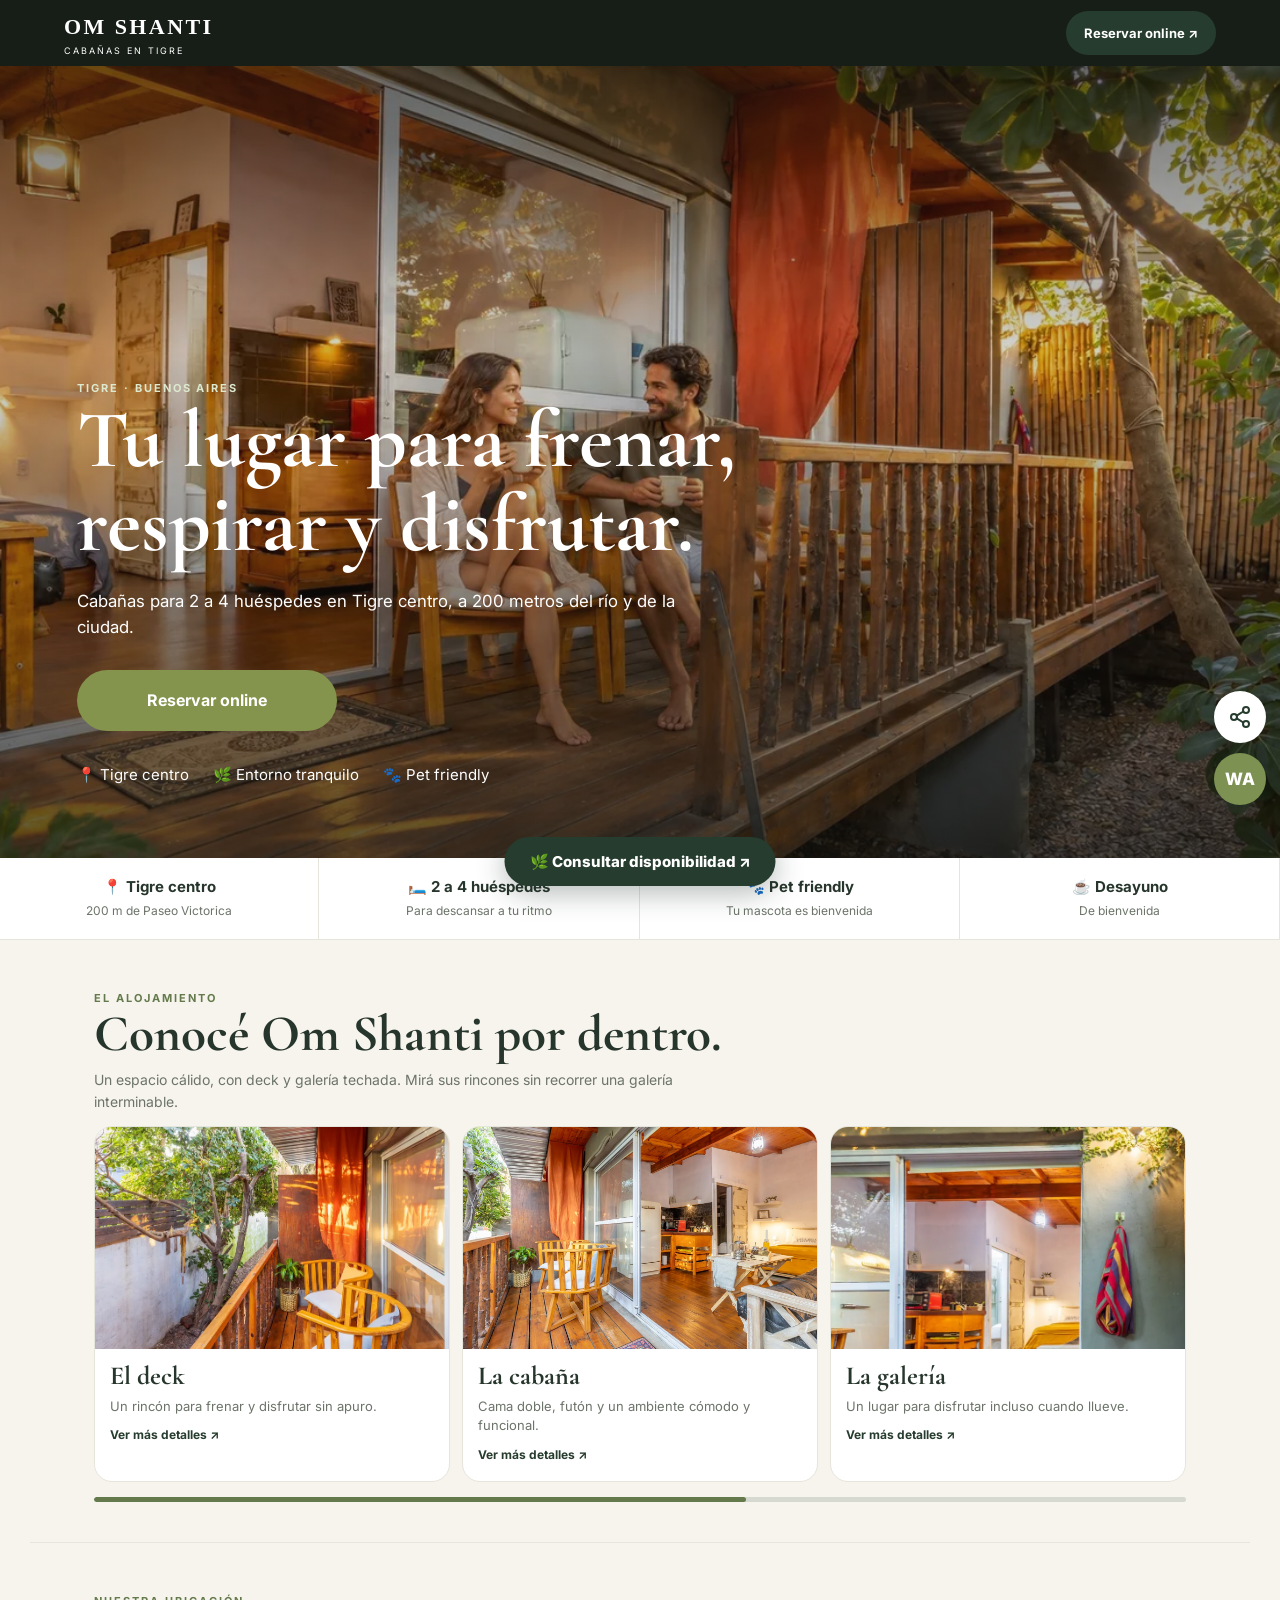
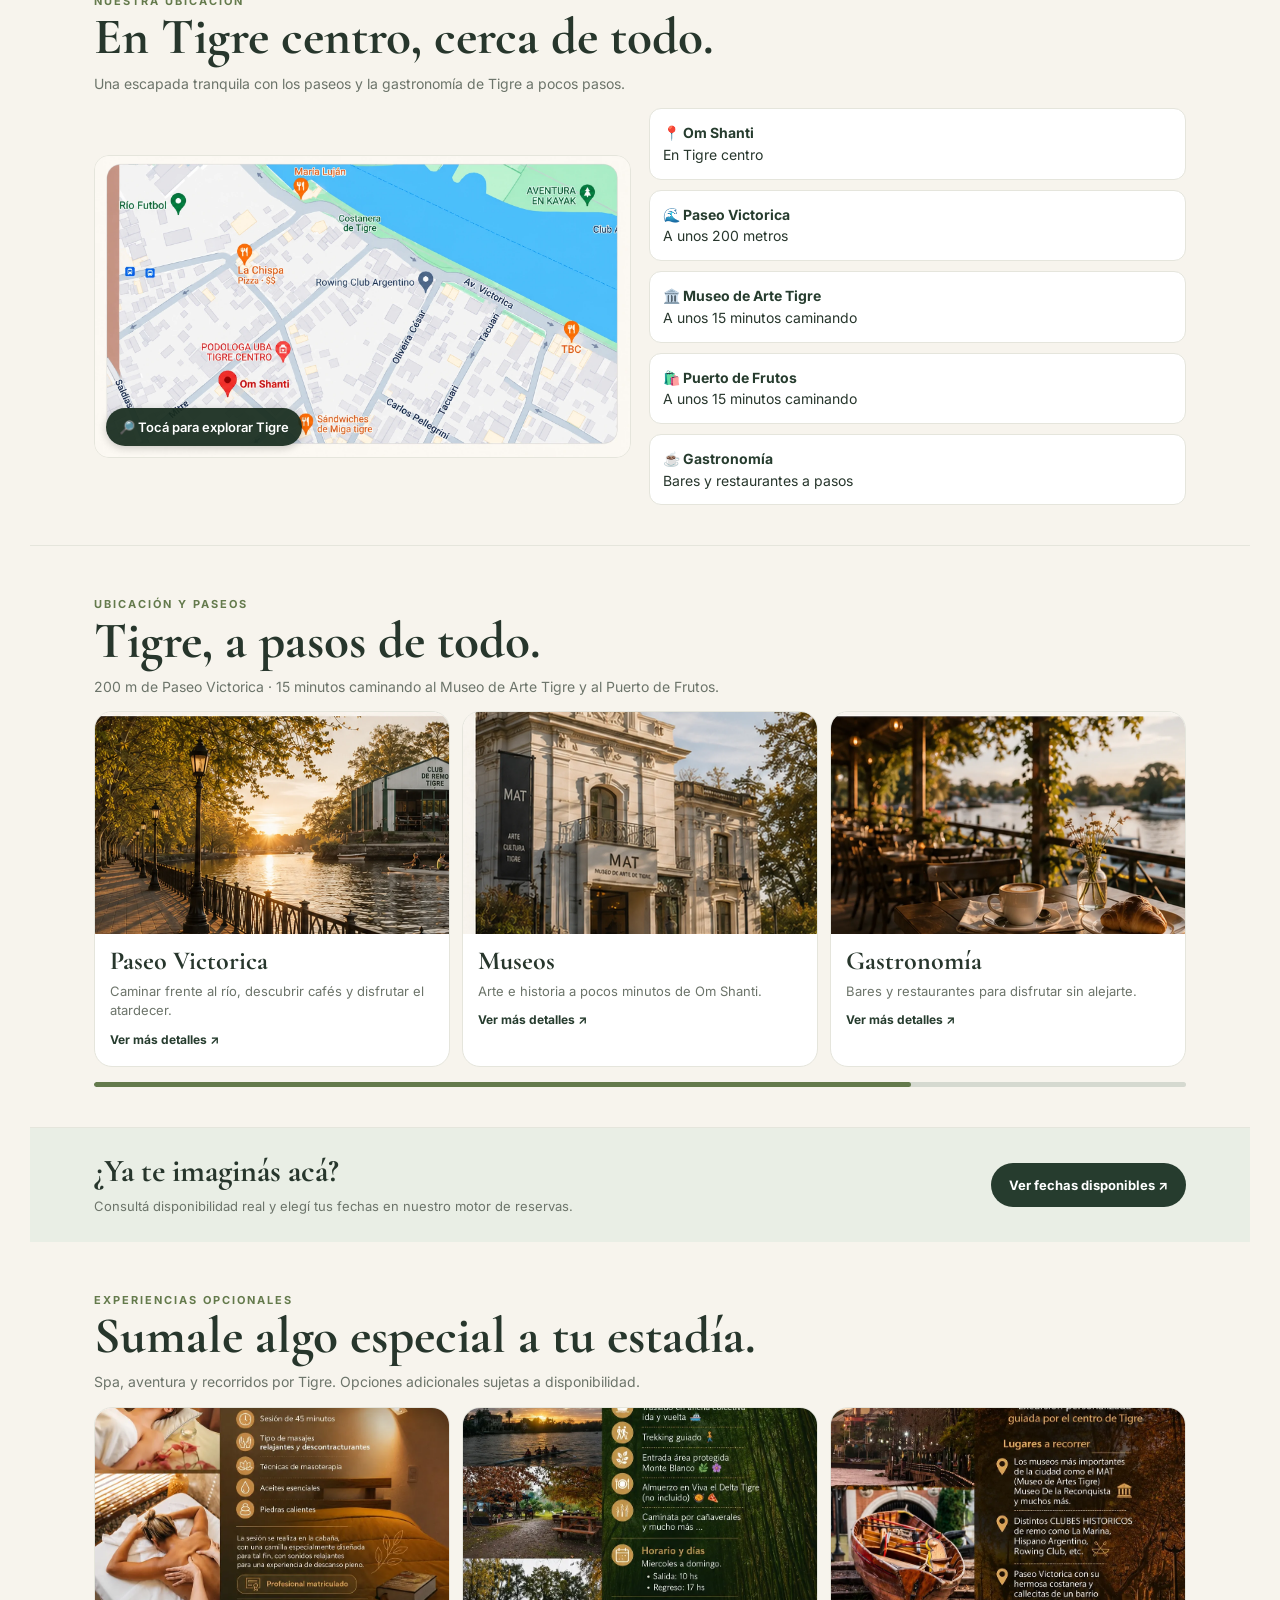
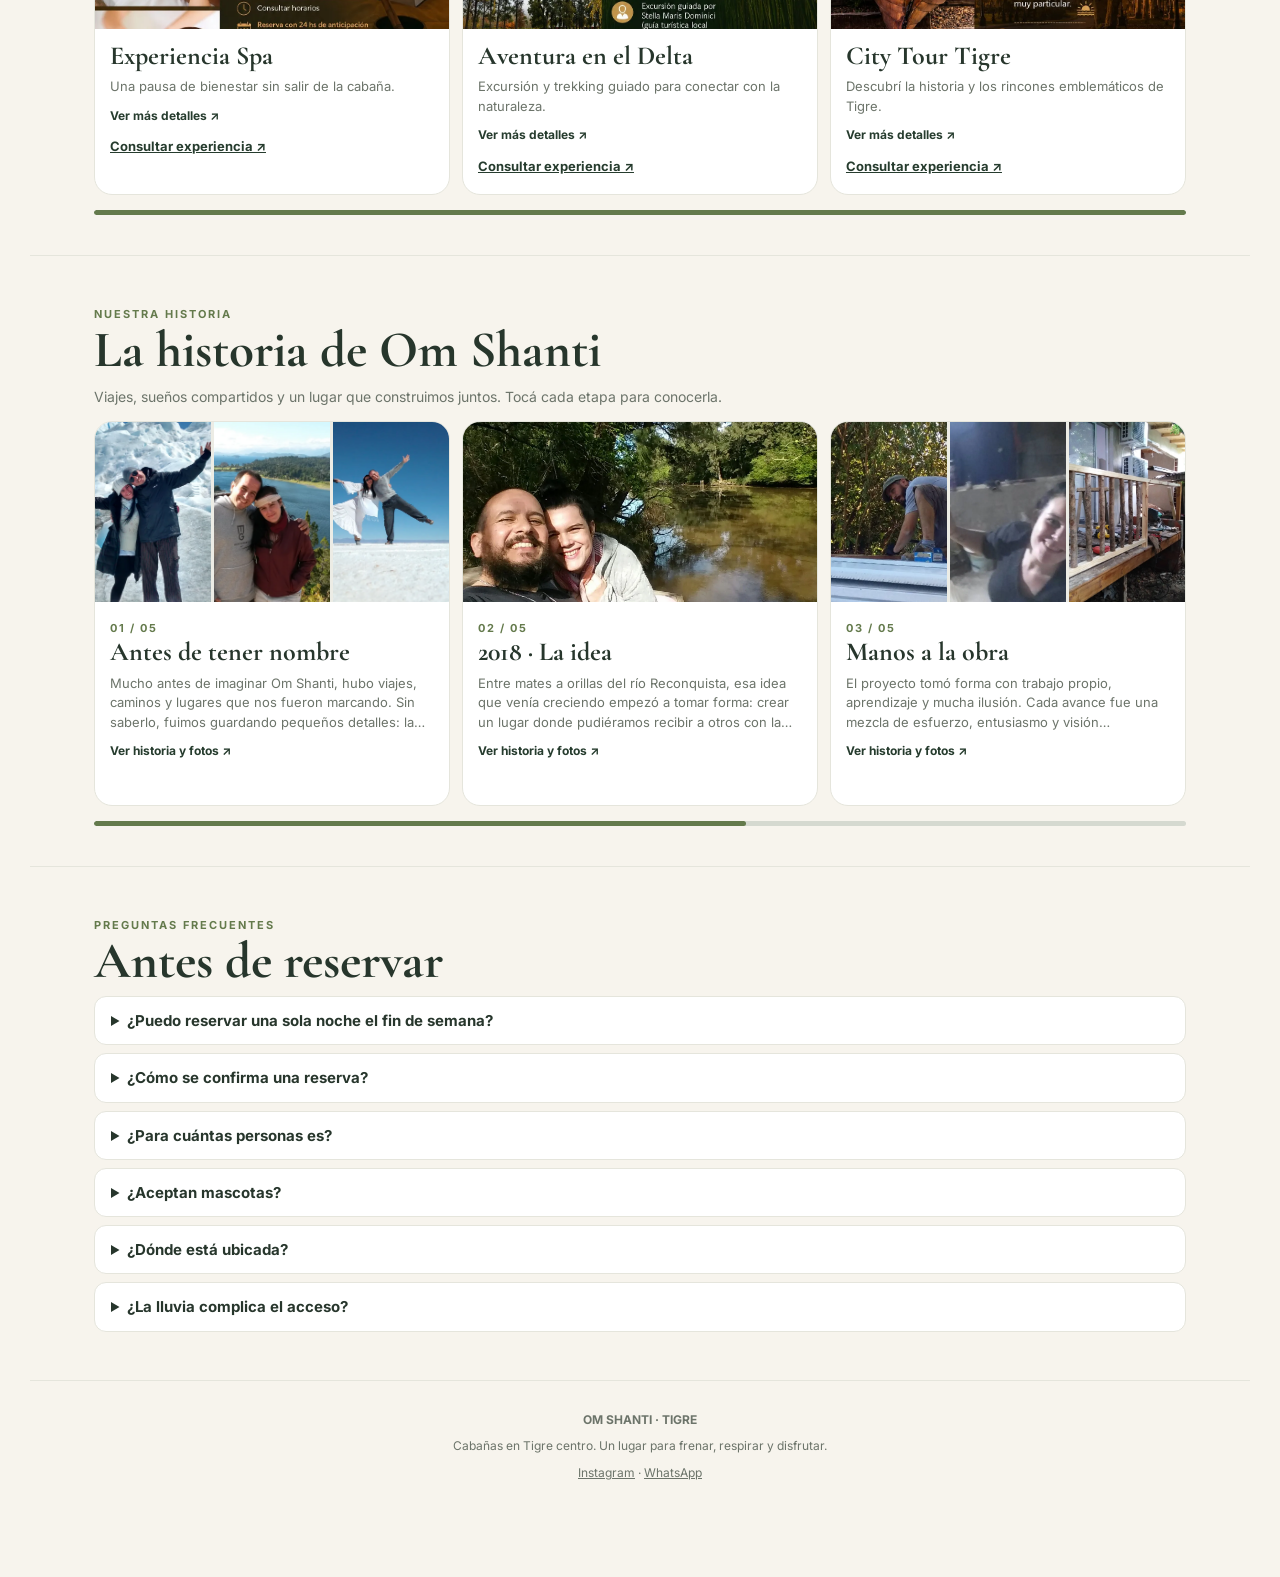
<file: index.html>
<!DOCTYPE html>
<html lang="es"><head><meta charset="utf-8"/><meta content="width=device-width,initial-scale=1" name="viewport"/><title>Cabañas en Tigre | Om Shanti – Descanso y naturaleza</title><!-- Optimización de carga: priorizar la foto principal sin alterar el diseño -->
<link rel="preload" as="image" href="assets/hero.webp" fetchpriority="high"/>
<!-- Conexiones anticipadas y estilos de tipografías sin bloquear el render inicial -->
<link rel="preconnect" href="https://fonts.googleapis.com"/>
<link rel="preconnect" href="https://fonts.gstatic.com" crossorigin/>
<link rel="stylesheet" href="https://fonts.googleapis.com/css2?family=Cormorant+Garamond:wght@500;600;700&amp;family=Inter:wght@400;500;600;700&amp;display=swap" media="print" onload="this.media='all'"/>
<noscript><link rel="stylesheet" href="https://fonts.googleapis.com/css2?family=Cormorant+Garamond:wght@500;600;700&amp;family=Inter:wght@400;500;600;700&amp;display=swap"/></noscript>
<style>

:root{--green:#263c2e;--olive:#647a4c;--cream:#f7f4ed;--ink:#27362c;--muted:#6c746a;--line:#e5e5dc}*{box-sizing:border-box}html{scroll-behavior:smooth}body{margin:0;background:var(--cream);color:var(--ink);font:15px/1.55 Inter,Arial,sans-serif}h1,h2,h3{font-family:'Cormorant Garamond',Georgia,serif;line-height:1.04;margin:0}h1{font-size:clamp(2.65rem,5vw,5rem)}h2{font-size:clamp(2.1rem,4vw,3.5rem)}h3{font-size:2rem}p{margin:8px 0 0}a{color:inherit}button{font:inherit;cursor:pointer}header{height:66px;display:flex;align-items:center;justify-content:space-between;padding:0 max(5vw,18px);background:#171e17;color:#fff;position:sticky;top:0;z-index:30;box-shadow:0 3px 18px #1a291812}.brand{font-family:Georgia,serif;font-weight:bold;font-size:22px;letter-spacing:.11em}.brand small{color:#fff;display:block;font:9px Inter;letter-spacing:.22em}.topcta,.cta{background:var(--green);color:white;text-decoration:none;border-radius:999px;padding:12px 18px;font-weight:700;font-size:13px;display:inline-flex;align-items:center;justify-content:center}.cta.alt{background:#fff;color:var(--green)}.hero{min-height:500px;height:min(74vh,670px);background:linear-gradient(90deg,#122018d6,#12201850),url('assets/hero.webp') center/cover;display:flex;align-items:end;color:white;padding:45px max(5vw,20px)}.hero-inner{max-width:780px}.eyebrow{font-size:11px;letter-spacing:.18em;font-weight:700;text-transform:uppercase;color:var(--olive)}.hero .eyebrow{color:#dce9cf}.hero p{font-size:16px;max-width:620px}.actions{display:flex;gap:10px;flex-wrap:wrap;margin-top:20px}.facts{display:grid;grid-template-columns:repeat(4,1fr);background:#fff;border-bottom:1px solid var(--line);gap:1px}.facts div{text-align:center;padding:17px 8px;border-right:1px solid var(--line)}.facts strong{display:block;font-size:15px}.facts span{font-size:12px;color:var(--muted)}main{max-width:1220px;margin:auto}.section{padding:38px max(5vw,20px) 28px;border-bottom:1px solid var(--line)}.heading{display:flex;justify-content:space-between;align-items:end;gap:12px;margin-bottom:14px}.heading p{color:var(--muted);max-width:630px;font-size:14px}.slider-call{display:flex;flex-direction:column;align-items:center;justify-content:center;gap:12px;background:#e4eadc;border:1px solid #c5d2b9;color:var(--green);padding:12px 8px;border-radius:13px;font-size:12px;font-weight:800;text-align:center;flex:0 0 92px;min-width:92px}.slider-call .instruction{max-width:84px;line-height:1.3;overflow-wrap:anywhere}.slider-call .instruction .hand{display:block;font-size:25px;margin-bottom:6px}.slide-wrap{display:flex;gap:10px;align-items:stretch}.slide-wrap>.track{min-width:0;flex:1}.slide-wrap>.slider-call{order:2}.slide-wrap>.track{order:1}.slide-wrap .arrows{flex-direction:column}.slide-wrap .arrow{width:38px;height:38px}.location-map{width:100%;max-height:330px;object-fit:cover;object-position:center 46%;border-radius:15px;display:block;border:1px solid var(--line)}.location-grid{display:grid;grid-template-columns:minmax(0,1fr) minmax(0,1fr);gap:18px;align-items:center}.location-facts{display:grid;gap:10px}.location-facts div{background:white;padding:13px;border:1px solid var(--line);border-radius:12px;font-size:14px}.location-facts strong{display:block;color:var(--green)}.slider-call .hand{font-size:21px}.arrows{display:flex;gap:7px}.arrow{width:42px;height:42px;background:var(--green);color:white;border:0;border-radius:50%;font-size:24px;display:grid;place-items:center}.track{display:flex;gap:13px;overflow-x:auto;scroll-snap-type:x mandatory;scrollbar-width:thin;padding-bottom:12px;overscroll-behavior-x:contain}.tile{flex:0 0 min(76%,350px);scroll-snap-align:start;background:white;border:1px solid var(--line);border-radius:18px;overflow:hidden}.tile img{display:block;width:100%;aspect-ratio:1.6;object-fit:cover}.tile .copy{padding:13px 15px 17px}.tile h3{font-size:26px}.tile p{font-size:13px;color:var(--muted)}.tile a{display:inline-block;margin-top:9px;color:var(--green);font-size:13px;font-weight:700}.mini{font-size:12px;color:var(--muted);margin-top:5px}.band{background:#e9eee5;padding:26px max(5vw,20px);display:grid;grid-template-columns:1fr auto;align-items:center;gap:15px}.band h2{font-size:2rem}.band p{font-size:13px;color:var(--muted)}.faq details{background:white;margin:8px 0;border:1px solid var(--line);border-radius:12px;padding:12px 16px}.faq summary{cursor:pointer;font-weight:700}.faq details p{font-size:14px;color:var(--muted)}footer{text-align:center;padding:30px 16px 95px;color:var(--muted);font-size:12px}.floating{position:fixed;bottom:14px;left:50%;transform:translateX(-50%);z-index:25;background:var(--green);color:#fff;text-decoration:none;border-radius:999px;padding:13px 25px;font-weight:800;box-shadow:0 6px 30px #14261d55;white-space:nowrap}.prototype{background:#ffedc8;color:#60471e;text-align:center;padding:8px 10px;font-size:12px;font-weight:700}.image-fallback{background:#ddd}.tile{cursor:pointer}.tile:focus-visible{outline:3px solid var(--olive)}.detail-overlay{position:fixed;inset:0;background:#13251dd9;z-index:99;display:none;align-items:center;justify-content:center;padding:18px}.detail-overlay.open{display:flex}.detail-box{background:#fff;border-radius:18px;overflow:hidden;max-width:620px;width:100%;max-height:90vh;overflow-y:auto;position:relative}.detail-box img{display:block;width:100%;max-height:50vh;object-fit:cover}.detail-body{padding:20px}.detail-body h3{font-size:34px}.detail-body p{font-size:15px;color:var(--muted)}.detail-close{position:absolute;top:10px;right:10px;border:0;background:white;border-radius:50%;width:42px;height:42px;font-size:26px;box-shadow:0 3px 12px #0003} @media(min-width:850px){.tile{flex-basis:calc((100% - 26px)/3)}.section{padding-top:45px;padding-bottom:40px}.slider-call{max-width:none}.hero{min-height:570px}}@media(max-width:600px){.location-grid{grid-template-columns:1fr;gap:12px}.location-map{max-height:290px}.location-facts{grid-template-columns:repeat(2,minmax(0,1fr));gap:7px}.location-facts div{padding:10px;font-size:12px}.slide-wrap>.slider-call{flex-basis:73px;min-width:73px}.slider-call .instruction{max-width:65px;font-size:11px}.slide-wrap{gap:7px}.slide-wrap .arrow{width:35px;height:35px}header{height:60px}.brand{font-size:17px}.topcta{font-size:11px;padding:10px 13px}.hero{height:auto;min-height:450px;max-height:580px;padding:36px 20px}.hero h1{font-size:3.2rem}.hero p{font-size:14px}.facts{grid-template-columns:repeat(2,1fr)}.facts div{padding:12px 5px}.section{padding-top:28px;padding-bottom:20px}.heading{align-items:start}.heading h2{font-size:2.3rem}.tile{flex-basis:83%}.band{grid-template-columns:1fr}.arrows .arrow{width:39px;height:39px}}

/* V3: control lateral discreto, 1/3 de la altura de la tarjeta */
.slide-wrap{align-items:stretch;gap:8px}
.slide-wrap>.slider-call{flex:0 0 28px!important;min-width:28px!important;width:28px;padding:0;border:0;background:transparent;align-self:stretch;display:flex;justify-content:center}
.slider-call .instruction{display:none}
.slide-wrap .arrows{height:100%;width:28px;display:flex;flex-direction:column;justify-content:center;align-items:center;gap:10px}
.slide-wrap .arrow{width:28px!important;height:clamp(88px, 18vw, 145px)!important;border-radius:999px;background:#e0e7d9;color:#263c2e;border:1px solid #b6c7b0;font-size:26px;font-weight:300;line-height:1;box-shadow:none}
.slide-wrap .arrow:first-child{display:none}
.slide-wrap .arrow:active{background:#b6c7b0}
.slide-wrap .track{flex:1;min-width:0}
.tile{flex-basis:min(85%,350px)}
.tile .copy p{line-height:1.5}
.detail-overlay{padding:10px}
.detail-box{max-height:calc(100dvh - 26px);overflow-y:auto;overscroll-behavior:contain}
.detail-box img{width:100%;height:auto;max-height:none;object-fit:contain;background:#f5f4ef}
.detail-body{padding:18px 20px 24px}
.detail-close{position:sticky;float:right;top:8px;margin:8px 8px -52px 0;z-index:2}
body.modal-open{overflow:hidden}
.story-photos{display:grid;grid-template-columns:repeat(3,minmax(0,1fr));gap:3px;height:180px;overflow:hidden;background:#ecece5}
.story-photos img{width:100%;height:100%;object-fit:cover;aspect-ratio:auto;min-width:0}
.story-photos.two{grid-template-columns:repeat(2,minmax(0,1fr))}
.story-photos.one{grid-template-columns:1fr}
.story-photos img:first-child{object-position:center}
.story-tile .copy p{display:-webkit-box;-webkit-line-clamp:3;-webkit-box-orient:vertical;overflow:hidden}
.story-tile .story-number{font-size:11px;letter-spacing:.15em;color:#647a4c;font-weight:700}
.story-tile .read-more{font-size:12px;font-weight:700;color:#263c2e;margin-top:10px;display:block}
.detail-story-gallery[hidden]{display:none!important}.detail-story-gallery{display:grid;grid-template-columns:repeat(3,minmax(0,1fr));gap:5px;background:#f5f4ef;padding:6px}
.detail-story-gallery img{width:100%;height:140px;object-fit:contain;cursor:zoom-in;background:#fff}
.detail-story-gallery img:only-child{grid-column:1/-1;height:auto;max-height:55dvh}
.detail-story-gallery img:nth-child(2):last-child{grid-column:2/4}
.detail-story-gallery img.selected{outline:3px solid #647a4c;outline-offset:-3px}
.detail-story-main{display:block;width:100%;height:auto;max-height:58dvh;object-fit:contain;background:#f5f4ef}
@media(max-width:600px){.slide-wrap>.slider-call{flex-basis:24px!important;min-width:24px!important;width:24px}.slide-wrap .arrows{width:24px}.slide-wrap .arrow{width:24px!important;height:120px!important}.tile{flex-basis:88%}.story-photos{height:155px}.detail-story-gallery img{height:90px}}

/* V4: carruseles a ancho completo, sin flechas y con indicador persistente */
.slide-wrap{display:block;width:100%;min-width:0}
.slide-wrap>.track{width:100%;max-width:100%;min-width:0;display:flex;gap:12px;overflow-x:auto;scroll-snap-type:x mandatory;scrollbar-width:none;-ms-overflow-style:none;padding-bottom:2px;touch-action:pan-x pan-y}
.slide-wrap>.track::-webkit-scrollbar{display:none}
.slide-wrap .tile{flex:0 0 min(78%,350px);scroll-snap-align:start}
.carousel-progress{height:5px;width:100%;background:#d5d9d0;border-radius:20px;overflow:hidden;margin-top:13px;position:relative}
.carousel-progress-thumb{display:block;height:100%;width:30%;background:#647a4c;border-radius:20px;transform:translateX(0);will-change:transform}
@media(max-width:600px){.slide-wrap .tile{flex-basis:79%}.section{padding-left:16px;padding-right:16px}}
@media(min-width:850px){.slide-wrap .tile{flex-basis:calc((100% - 24px)/3)}}

/* V5: portada más despejada y accesos flotantes recuperados */
.hero{background-image:linear-gradient(90deg,rgba(18,32,24,.70) 0%,rgba(18,32,24,.33) 65%,rgba(18,32,24,.13) 100%),url('assets/hero.webp');background-position:center center}
.hero-inner{width:100%;max-width:780px}
.hero h1{max-width:720px;text-wrap:balance}
.hero p{max-width:580px}
.hero .actions{align-items:center}
.quick-actions{position:fixed;right:14px;bottom:95px;z-index:40;display:flex;flex-direction:column;gap:10px;align-items:center}
.quick-action{width:52px;height:52px;border-radius:50%;display:grid;place-items:center;border:0;text-decoration:none;box-shadow:0 4px 18px #14261d50;cursor:pointer}
.quick-action svg{width:24px;height:24px;fill:none;stroke:currentColor;stroke-width:2;stroke-linecap:round;stroke-linejoin:round}
.quick-share{background:#fff;color:#263c2e}
.quick-whatsapp{background:#7d9252;color:#fff;font-weight:800;font-size:17px}
.quick-action:focus-visible{outline:3px solid #263c2e;outline-offset:3px}
.share-feedback{position:fixed;right:76px;bottom:165px;z-index:41;background:#263c2e;color:#fff;padding:9px 12px;border-radius:10px;font-size:12px;box-shadow:0 4px 18px #14261d50}
.share-feedback[hidden]{display:none}
@media(max-width:600px){
 .hero{min-height:0;max-height:none;height:auto;padding:42px 18px 38px;align-items:center;background-position:50% center}
 .hero h1{font-size:clamp(2.45rem,10.3vw,3.05rem);line-height:1.02;letter-spacing:-.02em;max-width:100%}
 .hero p{font-size:14px;line-height:1.5;max-width:95%;margin-top:15px}
 .hero .actions{margin-top:18px;gap:9px}
 .hero .cta{padding:12px 15px;font-size:12px}
 .quick-actions{right:12px;bottom:92px;gap:9px}
 .quick-action{width:49px;height:49px}
 .floating{font-size:12px;padding:12px 18px}
}
@media(min-width:601px){.hero{min-height:490px}}

/* V6: recupera la portada protagonista de la web original; el cuerpo permanece V5. */
.hero{background-image:linear-gradient(180deg,rgba(17,18,14,.60) 0%,rgba(17,18,14,.18) 36%,rgba(17,18,14,.68) 100%),url('assets/hero.webp');background-position:38% center;min-height:88vh;height:auto;max-height:none;align-items:flex-end;padding:125px 6vw 8vh}
.hero-inner{width:100%;max-width:850px}
.hero h1{font-size:clamp(3.4rem,6.5vw,5.1rem);line-height:1.03;max-width:850px;letter-spacing:normal}
.hero p{font-size:1.05rem;line-height:1.55;max-width:610px;margin-top:22px}
.hero .actions{margin-top:30px;display:flex}
.hero .actions .cta{background:#84944c;color:white;padding:18px 28px;font-size:16px;min-width:260px}
.hero-points{display:flex;gap:24px;flex-wrap:wrap;margin-top:32px;font-size:15px}
@media(max-width:600px){
 .hero{height:auto;min-height:calc(100svh - 60px);max-height:none;align-items:flex-end;padding:110px 6vw 8vh;background-position:38% center}
 .hero-inner{max-width:100%}
 .hero h1{font-size:clamp(3.35rem,11.5vw,4.1rem);line-height:1.01;max-width:100%;letter-spacing:normal}
 .hero p{font-size:1rem;line-height:1.48;max-width:100%;margin-top:22px}
 .hero .actions{margin-top:30px}
 .hero .actions .cta{width:100%;min-width:0;font-size:17px;padding:18px 20px}
 .hero-points{display:flex;gap:16px 22px;align-items:center;justify-content:flex-start;margin-top:29px;padding-right:72px;font-size:14px}
}

/* Ampliación accesible del mapa turístico (sin afectar otros módulos) */
.location-map-trigger{min-width:0}.map-open{position:relative;display:block;width:100%;border:0;padding:0;background:transparent;border-radius:14px;overflow:hidden;text-align:left;cursor:zoom-in}.map-open .location-map{display:block;width:100%;height:auto}.map-open-label{position:absolute;bottom:12px;left:12px;background:rgba(24,45,31,.93);color:white;font-size:13px;font-weight:600;padding:9px 13px;border-radius:999px;box-shadow:0 2px 8px #0003}.map-open:focus-visible{outline:3px solid #789e79;outline-offset:3px}
.tigre-map-modal[hidden]{display:none!important}.tigre-map-modal{position:fixed;inset:0;z-index:9999;background:rgba(10,20,14,.84);display:flex;align-items:center;justify-content:center;padding:12px}.tigre-map-panel{width:min(1100px,100%);height:min(92dvh,950px);display:flex;flex-direction:column;background:#f7f4ed;border-radius:16px;overflow:hidden;box-shadow:0 12px 44px #0007}.tigre-map-header{display:flex;align-items:center;justify-content:space-between;padding:11px 15px;background:#263c2e;color:#fff;gap:10px}.tigre-map-header strong{font-size:16px}.tigre-map-close{border:0;border-radius:99px;background:#ffffff20;color:#fff;font-size:28px;line-height:1;width:38px;height:38px}.tigre-map-help{font-size:12px;margin:0;padding:5px 14px;background:#eef0e9;color:#435246}.tigre-map-viewport{position:relative;min-height:0;flex:1;overflow:hidden;background:#e4e7e1;touch-action:none;cursor:grab;user-select:none}.tigre-map-viewport:active{cursor:grabbing}.tigre-map-viewport img{position:absolute;top:0;left:0;max-width:none!important;width:100%;height:100%;object-fit:contain;object-position:center;transform-origin:center center;pointer-events:none;user-select:none}.tigre-map-footer{display:flex;justify-content:space-between;align-items:center;gap:8px;padding:9px 12px;background:#fff}.tigre-map-footer small{font-size:11px;line-height:1.3;color:#526054}.tigre-map-tools{display:flex;gap:6px;flex-shrink:0}.tigre-map-tools button{border:1px solid #cbd4c9;background:#f7f8f5;color:#263c2e;border-radius:7px;min-width:36px;min-height:36px;padding:4px 9px;font-size:16px}.tigre-map-tools #tigreMapReset{font-size:12px}@media(max-width:600px){.tigre-map-modal{padding:5px}.tigre-map-panel{height:96dvh;border-radius:10px}.tigre-map-header strong{font-size:14px}.tigre-map-footer{align-items:flex-start}.tigre-map-footer small{max-width:45%}}
</style><meta content="Disfrutá de una escapada en Om Shanti, cabañas en Tigre centro para 2 a 4 huéspedes. Pet friendly, cerca del río, con deck privado. Reservá online." name="description"/><link href="https://cabanasomshanti.com/" rel="canonical"/><meta content="website" property="og:type"/><meta content="es_AR" property="og:locale"/><meta content="Om Shanti Cabañas" property="og:site_name"/><meta content="https://cabanasomshanti.com/" property="og:url"/><meta content="Cabañas en Tigre | Om Shanti – Descanso y naturaleza" property="og:title"/><meta content="Disfrutá de una escapada en Om Shanti, cabañas en Tigre centro para 2 a 4 huéspedes. Pet friendly, cerca del río, con deck privado. Reservá online." property="og:description"/><meta content="https://cabanasomshanti.com/assets/om-shanti-compartir.jpg" property="og:image"/><meta content="Deck de las cabañas Om Shanti en Tigre" property="og:image:alt"/><meta content="summary_large_image" name="twitter:card"/><meta content="Cabañas en Tigre | Om Shanti – Descanso y naturaleza" name="twitter:title"/><meta content="Escapadas en Tigre centro para 2 a 4 huéspedes, pet friendly y cerca del río. Reservá online." name="twitter:description"/><meta content="https://cabanasomshanti.com/assets/om-shanti-compartir.jpg" name="twitter:image"/><script async="" src="https://www.googletagmanager.com/gtag/js?id=G-0BV3BNHG4C"></script><script>
    window.dataLayer = window.dataLayer || [];
    function gtag(){dataLayer.push(arguments);}
    gtag('js', new Date());
    gtag('config', 'G-0BV3BNHG4C');
  </script><script>
  !function(f,b,e,v,n,t,s)
  {if(f.fbq)return;n=f.fbq=function(){n.callMethod?
  n.callMethod.apply(n,arguments):n.queue.push(arguments)};
  if(!f._fbq)f._fbq=n;n.push=n;n.loaded=!0;n.version='2.0';
  n.queue=[];t=b.createElement(e);t.async=!0;
  t.src=v;s=b.getElementsByTagName(e)[0];
  s.parentNode.insertBefore(t,s)}(window, document,'script',
  'https://connect.facebook.net/en_US/fbevents.js');
  fbq('init', '1818328219537401');
  fbq('track', 'PageView');
  </script><script type="text/javascript">
    (function(c,l,a,r,i,t,y){
        c[a]=c[a]||function(){(c[a].q=c[a].q||[]).push(arguments)};
        t=l.createElement(r);t.async=1;t.src="https://www.clarity.ms/tag/"+i;
        y=l.getElementsByTagName(r)[0];y.parentNode.insertBefore(t,y);
    })(window, document, "clarity", "script", "yx5q1npzwo" );
</script><script type="application/ld+json">
{
  "@context": "https://schema.org",
  "@type": "LodgingBusiness",
  "@id": "https://cabanasomshanti.com/#alojamiento",
  "name": "Om Shanti Cabañas",
  "url": "https://cabanasomshanti.com/",
  "description": "Cabañas en Tigre centro para 2 a 4 huéspedes, cerca de Paseo Victorica y del río, con deck privado y opción pet friendly.",
  "image": "https://cabanasomshanti.com/assets/om-shanti-compartir.jpg",
  "address": {
    "@type": "PostalAddress",
    "addressLocality": "Tigre",
    "addressRegion": "Buenos Aires",
    "addressCountry": "AR"
  },
  "petsAllowed": true,
  "sameAs": [
    "https://www.instagram.com/om_shanti78/"
  ]
}
</script><style>
/* Textos ampliados: indicador discreto, sin alterar el diseño de las tarjetas. */
.tile:not(.story-tile) .read-more{display:block;margin-top:10px;color:#263c2e;font-size:12px;font-weight:700}
#experiencias .tile .read-more{margin-bottom:2px}
</style></head><body><header><div class="brand">OM SHANTI<small>CABAÑAS EN TIGRE</small></div><a class="topcta" data-cta-location="nav" data-cta-type="booking" href="/reservar/">Reservar online ↗</a></header>
<section class="hero"><div class="hero-inner"><span class="eyebrow">TIGRE · BUENOS AIRES</span><h1>Tu lugar para frenar, respirar y disfrutar.</h1><p>Cabañas para 2 a 4 huéspedes en Tigre centro, a 200 metros del río y de la ciudad.</p><div class="actions"><a class="cta" data-cta-location="hero" data-cta-type="booking" href="/reservar/">Reservar online</a></div><div class="hero-points"><span>📍 Tigre centro</span><span>🌿 Entorno tranquilo</span><span>🐾 Pet friendly</span></div></div></section>
<div class="facts"><div><strong>📍 Tigre centro</strong><span>200 m de Paseo Victorica</span></div><div><strong>🛏️ 2 a 4 huéspedes</strong><span>Para descansar a tu ritmo</span></div><div><strong>🐾 Pet friendly</strong><span>Tu mascota es bienvenida</span></div><div><strong>☕ Desayuno</strong><span>De bienvenida</span></div></div>
<main>
<section class="section" id="cabana"><div class="heading"><div><span class="eyebrow">EL ALOJAMIENTO</span><h2>Conocé Om Shanti por dentro.</h2><p>Un espacio cálido, con deck y galería techada. Mirá sus rincones sin recorrer una galería interminable.</p></div></div><div class="slide-wrap"><div class="track"><article class="tile" data-full="En Om Shanti, el deck es mucho más que un espacio al aire libre: es ese rincón donde el tiempo parece ir más despacio. Podés empezar la mañana con unos mates, leer un libro o simplemente disfrutar de un momento de tranquilidad. Un lugar para desconectar sin alejarte de Tigre centro."><img loading="lazy" decoding="async" alt="Deck de Om Shanti" src="assets/deck1.webp"/><div class="copy"><h3>El deck</h3><p>Un rincón para frenar y disfrutar sin apuro.</p><span aria-hidden="true" class="read-more">Ver más detalles ↗</span></div></article><article class="tile" data-full="Nuestras cabañas en Tigre están pensadas para una escapada cómoda y sin complicaciones. El ambiente integra cama doble, futón y un sector funcional para disfrutar la estadía a tu ritmo. Son ideales para dos personas y cuentan con capacidad de hasta cuatro huéspedes."><img loading="lazy" decoding="async" alt="Interior de Om Shanti" src="assets/interior.webp"/><div class="copy"><h3>La cabaña</h3><p>Cama doble, futón y un ambiente cómodo y funcional.</p><span aria-hidden="true" class="read-more">Ver más detalles ↗</span></div></article><article class="tile" data-full="¿Y si llueve durante tu escapada a Tigre? La galería techada permite seguir disfrutando del aire libre, incluso cuando el clima cambia. Un espacio reparado para compartir unos mates, escuchar la lluvia y descansar sin apuro. Además, el acceso a Om Shanti es por calles urbanas, sin barro."><img loading="lazy" decoding="async" alt="Galería techada" src="assets/deck2.webp"/><div class="copy"><h3>La galería</h3><p>Un lugar para disfrutar incluso cuando llueve.</p><span aria-hidden="true" class="read-more">Ver más detalles ↗</span></div></article><article class="tile" data-full="A veces, una escapada de fin de semana es todo lo que necesitás para cambiar de aire. En Om Shanti buscamos que encuentres un ambiente cálido y tranquilo, donde puedas bajar el ritmo después de pasear por Tigre y dedicarte tiempo de calidad."><img loading="lazy" decoding="async" alt="Cama de Om Shanti" src="assets/bed.webp"/><div class="copy"><h3>Descanso</h3><p>Un espacio pensado para bajar el ritmo.</p><span aria-hidden="true" class="read-more">Ver más detalles ↗</span></div></article><article class="tile" data-full="Para que tu estadía sea práctica y confortable, las cabañas cuentan con aire acondicionado frío/calor, WiFi y Smart TV con Netflix. También te espera un desayuno de bienvenida. Todo preparado para que puedas concentrarte en lo importante: disfrutar tu descanso."><img loading="lazy" decoding="async" alt="Baño de Om Shanti" src="assets/bathroom.webp"/><div class="copy"><h3>Comodidades</h3><p>Aire frío/calor, WiFi y Smart TV con Netflix.</p><span aria-hidden="true" class="read-more">Ver más detalles ↗</span></div></article></div></div><div aria-label="Progreso de la galería" aria-valuemax="100" aria-valuemin="0" aria-valuenow="0" class="carousel-progress" role="progressbar"><span class="carousel-progress-thumb"></span></div></section>
<section class="section" id="ubicacion"><div class="heading"><div><span class="eyebrow">NUESTRA UBICACIÓN</span><h2>En Tigre centro, cerca de todo.</h2><p>Una escapada tranquila con los paseos y la gastronomía de Tigre a pocos pasos.</p></div></div><div class="location-grid"><div class="location-map-trigger"><button type="button" class="map-open" id="openTigreMap" aria-label="Abrir plano turístico de Tigre con zoom"><img alt="Mapa de ubicación de Om Shanti en Tigre centro" class="location-map" loading="lazy" src="assets/mapa-om-shanti.webp"/><span class="map-open-label">🔎 Tocá para explorar Tigre</span></button></div><div class="location-facts"><div><strong>📍 Om Shanti</strong>En Tigre centro</div><div><strong>🌊 Paseo Victorica</strong>A unos 200 metros</div><div><strong>🏛️ Museo de Arte Tigre</strong>A unos 15 minutos caminando</div><div><strong>🛍️ Puerto de Frutos</strong>A unos 15 minutos caminando</div><div><strong>☕ Gastronomía</strong>Bares y restaurantes a pasos</div></div></div></section>
<section class="section" id="tigre"><div class="heading"><div><span class="eyebrow">UBICACIÓN Y PASEOS</span><h2>Tigre, a pasos de todo.</h2><p>200 m de Paseo Victorica · 15 minutos caminando al Museo de Arte Tigre y al Puerto de Frutos.</p></div></div><div class="slide-wrap"><div class="track"><article class="tile" data-full="A unos 200 metros de Om Shanti comienza uno de los paseos más lindos de Tigre: Paseo Victorica. Caminá junto al río, disfrutá de sus vistas, descubrí cafés y elegí un rincón para contemplar el atardecer. La ventaja de alojarte en Tigre centro es poder salir a recorrer sin depender de una embarcación para llegar a tu cabaña."><img loading="lazy" decoding="async" alt="Paseo Victorica" src="assets/paseo-victorica.webp"/><div class="copy"><h3>Paseo Victorica</h3><p>Caminar frente al río, descubrir cafés y disfrutar el atardecer.</p><span aria-hidden="true" class="read-more">Ver más detalles ↗</span></div></article><article class="tile" data-full="Tigre también invita a descubrir su historia y su vida cultural. Desde Om Shanti podés acercarte caminando al Museo de Arte Tigre, ubicado a unos 15 minutos, y combinar el paseo con otros espacios culturales de la ciudad. Una propuesta ideal para quienes quieren sumar arte, arquitectura e historia a su escapada."><img loading="lazy" decoding="async" alt="Museos de Tigre" src="assets/museos.webp"/><div class="copy"><h3>Museos</h3><p>Arte e historia a pocos minutos de Om Shanti.</p><span aria-hidden="true" class="read-more">Ver más detalles ↗</span></div></article><article class="tile" data-full="Una escapada a Tigre también se disfruta alrededor de una mesa. Cerca de Om Shanti encontrás bares, cafeterías y restaurantes para elegir según el momento del día: un desayuno tranquilo, un almuerzo después de caminar o una cena en pareja. Todo con la comodidad de alojarte cerca del centro y del río."><img loading="lazy" decoding="async" alt="Gastronomía en Tigre" src="assets/gastronomia.webp"/><div class="copy"><h3>Gastronomía</h3><p>Bares y restaurantes para disfrutar sin alejarte.</p><span aria-hidden="true" class="read-more">Ver más detalles ↗</span></div></article><article class="tile" data-full="Después de recorrer Paseo Victorica, visitar museos o conocer el Puerto de Frutos, podés regresar a Om Shanti y recuperar la calma. Esa combinación es parte de nuestra propuesta: disfrutar las actividades de Tigre durante el día y tener un espacio tranquilo donde descansar al volver."><img loading="lazy" decoding="async" alt="Exterior de Om Shanti" src="assets/exterior.webp"/><div class="copy"><h3>Volvé a descansar</h3><p>Después de pasear, la tranquilidad te espera.</p><span aria-hidden="true" class="read-more">Ver más detalles ↗</span></div></article></div></div><div aria-label="Progreso de la galería" aria-valuemax="100" aria-valuemin="0" aria-valuenow="0" class="carousel-progress" role="progressbar"><span class="carousel-progress-thumb"></span></div></section>
<section class="band"><div><h2>¿Ya te imaginás acá?</h2><p>Consultá disponibilidad real y elegí tus fechas en nuestro motor de reservas.</p></div><a class="cta" data-cta-location="middle_cta" data-cta-type="booking" href="/reservar/">Ver fechas disponibles ↗</a></section>
<section class="section" id="experiencias"><div class="heading"><div><span class="eyebrow">EXPERIENCIAS OPCIONALES</span><h2>Sumale algo especial a tu estadía.</h2><p>Spa, aventura y recorridos por Tigre. Opciones adicionales sujetas a disponibilidad.</p></div></div><div class="slide-wrap"><div class="track"><article class="tile" data-full="Convertí tu estadía en una pausa dedicada al bienestar. La experiencia Spa suma una sesión de masajes en la propia cabaña, para que puedas relajarte sin trasladarte a otro lugar. Es una opción especial para regalar, sorprender a tu pareja o simplemente dedicarte un momento de descanso. Se contrata por separado y está sujeta a disponibilidad; consultanos antes de reservarla."><img loading="lazy" decoding="async" alt="Spa" src="assets/experiencia-spa.webp"/><div class="copy"><h3>Experiencia Spa</h3><p>Una pausa de bienestar sin salir de la cabaña.</p><span aria-hidden="true" class="read-more">Ver más detalles ↗</span><a data-cta-location="experiences" data-cta-type="whatsapp" data-experience="Spa" href="https://wa.me/c/5491168330289" rel="noopener" target="_blank">Consultar experiencia ↗</a></div></article><article class="tile" data-full="Si te gusta combinar una escapada con movimiento y naturaleza, podés sumar una experiencia guiada de aventura en el Delta. La propuesta incluye excursión y trekking para descubrir paisajes y rincones naturales de la zona. Om Shanti está en Tigre centro, por lo que podés disfrutar de esta actividad y luego regresar a descansar a tu cabaña. Actividad adicional sujeta a disponibilidad y condiciones del prestador."><img loading="lazy" decoding="async" alt="Aventura en el Delta" src="assets/experiencia-aventura.webp"/><div class="copy"><h3>Aventura en el Delta</h3><p>Excursión y trekking guiado para conectar con la naturaleza.</p><span aria-hidden="true" class="read-more">Ver más detalles ↗</span><a data-cta-location="experiences" data-cta-type="whatsapp" data-experience="Aventura" href="https://wa.me/c/5491168330289" rel="noopener" target="_blank">Consultar experiencia ↗</a></div></article><article class="tile" data-full="Tigre tiene mucho más para contar que sus paisajes. Con el City Tour podés descubrir historias, edificios y rincones emblemáticos de la ciudad de la mano de una guía local. Es una manera de aprovechar mejor tu visita, conocer lugares que quizás pasarías por alto y disfrutar de un recorrido diferente. La actividad es opcional, se contrata por separado y está sujeta a disponibilidad."><img loading="lazy" decoding="async" alt="City tour Tigre" src="assets/experiencia-citytour.webp"/><div class="copy"><h3>City Tour Tigre</h3><p>Descubrí la historia y los rincones emblemáticos de Tigre.</p><span aria-hidden="true" class="read-more">Ver más detalles ↗</span><a data-cta-location="experiences" data-cta-type="whatsapp" data-experience="City Tour" href="https://wa.me/c/5491168330289" rel="noopener" target="_blank">Consultar experiencia ↗</a></div></article></div></div><div aria-label="Progreso de la galería" aria-valuemax="100" aria-valuemin="0" aria-valuenow="0" class="carousel-progress" role="progressbar"><span class="carousel-progress-thumb"></span></div></section>
<section class="section" id="historia"><div class="heading"><div><span class="eyebrow">NUESTRA HISTORIA</span><h2>La historia de Om Shanti</h2><p>Viajes, sueños compartidos y un lugar que construimos juntos. Tocá cada etapa para conocerla.</p></div></div><div class="slide-wrap"><div class="track"><article class="tile story-tile" data-full="Mucho antes de imaginar Om Shanti, hubo viajes, caminos y lugares que nos fueron marcando. Sin saberlo, fuimos guardando pequeños detalles: la forma en que nos recibían, los espacios donde nos sentíamos cómodos y esa sensación de sentirse como en casa aun estando lejos." data-story="true"><div class="story-photos"><img alt="Antes de tener nombre" loading="lazy" src="assets/historia-viaje-glaciar.webp"/><img alt="Antes de tener nombre" loading="lazy" src="assets/historia-viaje-lagos.webp"/><img alt="Antes de tener nombre" loading="lazy" src="assets/historia-viaje-salinas.webp"/></div><div class="copy"><span class="story-number">01 / 05</span><h3>Antes de tener nombre</h3><p>Mucho antes de imaginar Om Shanti, hubo viajes, caminos y lugares que nos fueron marcando. Sin saberlo, fuimos guardando pequeños detalles: la forma en que nos recibían, los espacios donde nos sentíamos cómodos y esa sensación de sentirse como en casa aun estando lejos.</p><span class="read-more">Ver historia y fotos ↗</span></div></article><article class="tile story-tile" data-full="Entre mates a orillas del río Reconquista, esa idea que venía creciendo empezó a tomar forma: crear un lugar donde pudiéramos recibir a otros con la misma calidez con la que a nosotros nos gustaba ser recibidos. Así empezó Om Shanti." data-story="true"><div class="story-photos one"><img alt="2018 · La idea" loading="lazy" src="assets/historia-idea-rio.webp"/></div><div class="copy"><span class="story-number">02 / 05</span><h3>2018 · La idea</h3><p>Entre mates a orillas del río Reconquista, esa idea que venía creciendo empezó a tomar forma: crear un lugar donde pudiéramos recibir a otros con la misma calidez con la que a nosotros nos gustaba ser recibidos. Así empezó Om Shanti.</p><span class="read-more">Ver historia y fotos ↗</span></div></article><article class="tile story-tile" data-full="El proyecto tomó forma con trabajo propio, aprendizaje y mucha ilusión. Cada avance fue una mezcla de esfuerzo, entusiasmo y visión compartida. No queríamos solamente construir un alojamiento: queríamos darle identidad." data-story="true"><div class="story-photos"><img alt="Manos a la obra" loading="lazy" src="assets/historia-obra-techo.webp"/><img alt="Manos a la obra" loading="lazy" src="assets/historia-obra-nosotros.webp"/><img alt="Manos a la obra" loading="lazy" src="assets/historia-deck.webp"/></div><div class="copy"><span class="story-number">03 / 05</span><h3>Manos a la obra</h3><p>El proyecto tomó forma con trabajo propio, aprendizaje y mucha ilusión. Cada avance fue una mezcla de esfuerzo, entusiasmo y visión compartida. No queríamos solamente construir un alojamiento: queríamos darle identidad.</p><span class="read-more">Ver historia y fotos ↗</span></div></article><article class="tile story-tile" data-full="Piso, cocina, deck, carpintería, iluminación y detalles. De a poco, aquel espacio vacío fue convirtiéndose en el refugio que habíamos imaginado. Muchas de las cosas que hoy forman parte de Om Shanti nacieron literalmente de nuestras manos." data-story="true"><div class="story-photos two"><img alt="El espacio empezó a transformarse" loading="lazy" src="assets/historia-espacio-vacio.webp"/><img alt="El espacio empezó a transformarse" loading="lazy" src="assets/historia-taller.webp"/></div><div class="copy"><span class="story-number">04 / 05</span><h3>El espacio empezó a transformarse</h3><p>Piso, cocina, deck, carpintería, iluminación y detalles. De a poco, aquel espacio vacío fue convirtiéndose en el refugio que habíamos imaginado. Muchas de las cosas que hoy forman parte de Om Shanti nacieron literalmente de nuestras manos.</p><span class="read-more">Ver historia y fotos ↗</span></div></article><article class="tile story-tile" data-full="Om Shanti sigue creciendo, pero conserva la esencia del primer día: ofrecer un lugar donde bajar el ritmo, sentirse bien recibido y llevarse un lindo recuerdo de Tigre." data-story="true"><div class="story-photos two"><img alt="Hoy" loading="lazy" src="assets/deck1.webp"/><img alt="Hoy" loading="lazy" src="assets/interior.webp"/></div><div class="copy"><span class="story-number">05 / 05</span><h3>Hoy</h3><p>Om Shanti sigue creciendo, pero conserva la esencia del primer día: ofrecer un lugar donde bajar el ritmo, sentirse bien recibido y llevarse un lindo recuerdo de Tigre.</p><span class="read-more">Ver historia y fotos ↗</span></div></article></div></div><div aria-label="Progreso de la galería" aria-valuemax="100" aria-valuemin="0" aria-valuenow="0" class="carousel-progress" role="progressbar"><span class="carousel-progress-thumb"></span></div></section>
<section class="section faq"><span class="eyebrow">PREGUNTAS FRECUENTES</span><h2>Antes de reservar</h2><details><summary>¿Puedo reservar una sola noche el fin de semana?</summary><p>Sí. Para una noche con ingreso viernes, sábado o domingo, el sistema ofrece la modalidad con late checkout según disponibilidad.</p></details><details><summary>¿Cómo se confirma una reserva?</summary><p>Con una seña del 50% por transferencia.</p></details><details><summary>¿Para cuántas personas es?</summary><p>Las cabañas están preparadas para 2 huéspedes y pueden alojar hasta 4 personas.</p></details><details><summary>¿Aceptan mascotas?</summary><p>Sí, Om Shanti es pet friendly.</p></details><details><summary>¿Dónde está ubicada?</summary><p>Estamos en Tigre centro, a unos 200 metros de Paseo Victorica. Se puede estacionar en la calle; no contamos con cochera privada.</p></details><details><summary>¿La lluvia complica el acceso?</summary><p>No. El acceso es por calles urbanas, sin barro, y las cabañas cuentan con galería techada para disfrutar incluso si llueve.</p></details></section>
</main><div aria-label="Detalle de la imagen" aria-modal="true" class="detail-overlay" id="detailOverlay" role="dialog"><div class="detail-box"><button aria-label="Cerrar" class="detail-close" id="detailClose">×</button><img alt="" id="detailImg"/><div class="detail-story-gallery" hidden="hidden" id="detailStoryGallery"></div><div class="detail-body"><h3 id="detailTitle"></h3><p id="detailText"></p></div></div></div><footer><div><strong>OM SHANTI · TIGRE</strong><p>Cabañas en Tigre centro. Un lugar para frenar, respirar y disfrutar.</p><p><a data-cta-location="footer" data-cta-type="instagram" href="https://www.instagram.com/om_shanti78/" rel="noopener" target="_blank">Instagram</a> · <a data-cta-location="footer" data-cta-type="whatsapp" href="https://wa.me/5491168330289" rel="noopener" target="_blank">WhatsApp</a></p></div></footer><div aria-label="Accesos rápidos" class="quick-actions"><button aria-label="Compartir esta página" class="quick-action quick-share" id="quickShare" title="Compartir" type="button"><svg aria-hidden="true" viewbox="0 0 24 24"><circle cx="18" cy="5" r="3"></circle><circle cx="6" cy="12" r="3"></circle><circle cx="18" cy="19" r="3"></circle><path d="m8.7 10.7 6.6-4.2M8.7 13.3l6.6 4.2"></path></svg></button><a aria-label="Consultar por WhatsApp" class="quick-action quick-whatsapp" data-cta-location="floating" data-cta-type="whatsapp" href="https://wa.me/5491168330289" rel="noopener noreferrer" target="_blank" title="WhatsApp">WA</a></div><div class="share-feedback" hidden="" id="shareFeedback" role="status">Enlace copiado</div><a class="floating" data-cta-location="floating" data-cta-type="booking" href="/reservar/">🌿 Consultar disponibilidad ↗</a><script>
const overlay=document.getElementById('detailOverlay');
const detailImg=document.getElementById('detailImg');
const detailGallery=document.getElementById('detailStoryGallery');
const box=document.querySelector('.detail-box');
let lastFocused=null;
document.querySelectorAll('.slide-wrap').forEach(wrap=>{
 const track=wrap.querySelector('.track');
 const progress=wrap.nextElementSibling;
 if(!track||!progress||!progress.classList.contains('carousel-progress'))return;
 const thumb=progress.querySelector('.carousel-progress-thumb');
 const update=()=>{
  const content=track.scrollWidth, visible=track.clientWidth;
  const max=Math.max(0,content-visible);
  const ratio=Math.min(1,visible/Math.max(content,1));
  const thumbWidth=Math.max(14,ratio*100);
  const position=max>0?Math.min(1,Math.max(0,track.scrollLeft/max)):0;
  thumb.style.width=thumbWidth+'%';
  thumb.style.transform='translateX('+(position*(10000/thumbWidth-100))+'%)';
  progress.setAttribute('aria-valuenow',String(Math.round(position*100)));
 };
 track.addEventListener('scroll',update,{passive:true});
 window.addEventListener('resize',update);
 requestAnimationFrame(update);
});
function showDetail(tile){
 lastFocused=document.activeElement;
 const imgs=[...tile.querySelectorAll('img')];
 const first=imgs[0];if(!first)return;
 detailImg.src=first.src;detailImg.alt=first.alt;
 detailImg.className=tile.dataset.story?'detail-story-main':'';
 detailGallery.replaceChildren();
 detailGallery.hidden=!tile.dataset.story || imgs.length===1;
 if(tile.dataset.story){
  imgs.forEach((img,i)=>{
   const thumb=document.createElement('img');thumb.src=img.src;thumb.alt=img.alt;
   if(i===0)thumb.classList.add('selected');
   thumb.tabIndex=0;thumb.setAttribute('role','button');thumb.setAttribute('aria-label','Ver foto '+(i+1));
   const choose=()=>{detailImg.src=img.src;detailImg.alt=img.alt;detailGallery.querySelectorAll('img').forEach(t=>t.classList.remove('selected'));thumb.classList.add('selected');};
   thumb.addEventListener('click',choose);
   thumb.addEventListener('keydown',e=>{if(e.key==='Enter'){choose()}});
   detailGallery.append(thumb);
  });
 }
 document.getElementById('detailTitle').textContent=tile.querySelector('h3')?.textContent||'';
 document.getElementById('detailText').textContent=tile.dataset.full||tile.querySelector('.copy p')?.textContent||'';
 overlay.classList.add('open');document.body.classList.add('modal-open');
 box.scrollTop=0;document.getElementById('detailClose').focus();
}
document.querySelectorAll('.tile').forEach(tile=>{
 tile.tabIndex=0;tile.setAttribute('role','button');tile.setAttribute('aria-label','Ver detalle: '+(tile.querySelector('h3')?.textContent||''));
 tile.addEventListener('click',e=>{if(e.target.closest('a'))return;showDetail(tile)});
 tile.addEventListener('keydown',e=>{if(e.key==='Enter' && !e.target.closest('a')){e.preventDefault();showDetail(tile)}});
});
function closeDetail(){overlay.classList.remove('open');document.body.classList.remove('modal-open');if(lastFocused?.focus)lastFocused.focus()}
document.getElementById('detailClose').addEventListener('click',closeDetail);
overlay.addEventListener('click',e=>{if(e.target===overlay)closeDetail()});
document.addEventListener('keydown',e=>{if(e.key==='Escape')closeDetail()});

// Compartir usa el diálogo nativo cuando está disponible; en otros casos copia el enlace.
document.getElementById('quickShare').addEventListener('click',async()=>{
 const url='https://cabanasomshanti.com/';
 if(navigator.share){try{await navigator.share({title:'Om Shanti · Cabañas en Tigre',url});return}catch(e){if(e.name==='AbortError')return}}
 try{await navigator.clipboard.writeText(url);const msg=document.getElementById('shareFeedback');msg.hidden=false;setTimeout(()=>msg.hidden=true,2400)}
 catch(e){window.prompt('Copiá el enlace para compartir Om Shanti:',url)}
});
</script><script>
// Eventos de la página rediseñada; mismos nombres de eventos que la versión anterior.
(function(){
 function ga(name,params){if(typeof window.gtag==='function')window.gtag('event',name,Object.assign({event_category:'conversion'},params));}
 function meta(name,params){if(typeof window.fbq==='function')window.fbq('trackCustom',name,params);}
 document.querySelectorAll('a[href]').forEach(function(link){
   link.addEventListener('click',function(){
     const href=link.getAttribute('href')||'';
     const location=link.dataset.ctaLocation||'other';
     const linkText=(link.textContent||'').trim();
     if(link.dataset.ctaType==='booking'||href==='/reservar/'||href.includes('/reservar/')){
       ga('booking_click',{destination:'Motor propio Om Shanti',cta_location:location,link_text:linkText});
       meta('BookingClick',{destination:'Motor propio Om Shanti',cta_location:location});
     } else if(href.includes('wa.me')){
       ga('whatsapp_click',{destination:'WhatsApp',cta_location:location,link_text:linkText});
       if(typeof window.fbq==='function')window.fbq('track','Contact',{channel:'WhatsApp',cta_location:location});
       meta('WhatsAppClick',{destination:'WhatsApp',cta_location:location});
       const experience=link.dataset.experience;
       if(experience){
         const names={'Spa':['experience_spa_click','ExperienceSpaClick'],'Aventura':['experience_aventura_click','ExperienceAventuraClick'],'City Tour':['experience_citytour_click','ExperienceCityTourClick']};
         const events=names[experience];
         if(events){ga(events[0],{destination:'WhatsApp Catalog - '+experience,cta_location:location});meta(events[1],{destination:'WhatsApp Catalog',experience:experience,cta_location:location});}
       }
     } else if(href.includes('instagram.com')){
       ga('instagram_click',{destination:'Instagram',cta_location:location,link_text:linkText});
       meta('InstagramClick',{destination:'Instagram',cta_location:location});
     }
   });
 });
 const share=document.getElementById('quickShare');
 if(share){share.addEventListener('click',function(){ga('share_whatsapp',{method:'native_or_copy',content_type:'website',item_id:'om_shanti_web'});meta('ShareWhatsApp',{method:'native_or_copy',content_name:'Om Shanti Web'});});}
})();
</script>
<!-- Plano turístico ampliado: agregado sin cambiar el mapa de portada -->
<div class="tigre-map-modal" id="tigreMapModal" role="dialog" aria-modal="true" aria-label="Plano turístico de Tigre" aria-hidden="true" hidden>
  <div class="tigre-map-panel">
    <div class="tigre-map-header"><strong>Explorá Tigre desde Om Shanti</strong><button type="button" class="tigre-map-close" id="closeTigreMap" aria-label="Cerrar mapa">×</button></div>
    <p class="tigre-map-help">Ampliá con dos dedos o con + y −. Arrastrá el plano para recorrerlo.</p>
    <div class="tigre-map-viewport" id="tigreMapViewport" aria-label="Mapa turístico ampliable y desplazable"><img loading="lazy" decoding="async" src="assets/mapa-tigre-turistico-om-shanti.png" alt="Plano turístico original de Tigre con referencias de interés y marcador de Om Shanti" id="tigreMapImage" draggable="false"/></div>
    <div class="tigre-map-footer"><small>Plano base: Viví Tigre / Municipio de Tigre · Ubicación orientativa</small><div class="tigre-map-tools"><button type="button" id="tigreMapMinus" aria-label="Alejar">−</button><button type="button" id="tigreMapReset" aria-label="Restablecer zoom">Restablecer</button><button type="button" id="tigreMapPlus" aria-label="Acercar">+</button></div></div>
  </div>
</div>

<script>
(function(){
 const modal=document.getElementById('tigreMapModal'),open=document.getElementById('openTigreMap'),close=document.getElementById('closeTigreMap'),vp=document.getElementById('tigreMapViewport'),img=document.getElementById('tigreMapImage');
 if(!modal||!open||!vp||!img)return;
 let scale=1,dx=0,dy=0,previousFocus=null;const pointers=new Map();let prevDistance=null,prevCenter=null;
 const clamp=(v,min,max)=>Math.min(max,Math.max(min,v));
 function render(){const maxX=Math.max(0,(vp.clientWidth*scale-vp.clientWidth)/2),maxY=Math.max(0,(vp.clientHeight*scale-vp.clientHeight)/2);dx=clamp(dx,-maxX,maxX);dy=clamp(dy,-maxY,maxY);img.style.transform=`translate(${dx}px,${dy}px) scale(${scale})`;}
 function reset(){scale=1;dx=dy=0;render();}
 function zoom(factor,cx=vp.clientWidth/2,cy=vp.clientHeight/2){const next=clamp(scale*factor,1,5),ratio=next/scale;dx=(dx+vp.clientWidth/2-cx)*ratio-(vp.clientWidth/2-cx);dy=(dy+vp.clientHeight/2-cy)*ratio-(vp.clientHeight/2-cy);scale=next;render();}
 function show(){previousFocus=document.activeElement;modal.hidden=false;modal.setAttribute('aria-hidden','false');document.body.style.overflow='hidden';reset();close.focus();}
 function hide(){modal.hidden=true;modal.setAttribute('aria-hidden','true');document.body.style.overflow='';pointers.clear();prevDistance=null;prevCenter=null;if(previousFocus)previousFocus.focus();}
 open.addEventListener('click',show);close.addEventListener('click',hide);modal.addEventListener('click',e=>{if(e.target===modal)hide();});
 document.addEventListener('keydown',e=>{if(modal.hidden)return;if(e.key==='Escape')hide();if(e.key==='+'||e.key==='=')zoom(1.25);if(e.key==='-')zoom(.8);});
 document.getElementById('tigreMapPlus').addEventListener('click',()=>zoom(1.3));document.getElementById('tigreMapMinus').addEventListener('click',()=>zoom(1/1.3));document.getElementById('tigreMapReset').addEventListener('click',reset);
 vp.addEventListener('wheel',e=>{e.preventDefault();const r=vp.getBoundingClientRect();zoom(e.deltaY<0?1.18:1/1.18,e.clientX-r.left,e.clientY-r.top);},{passive:false});
 vp.addEventListener('pointerdown',e=>{vp.setPointerCapture(e.pointerId);pointers.set(e.pointerId,{x:e.clientX,y:e.clientY});prevDistance=null;prevCenter=null;});
 vp.addEventListener('pointermove',e=>{if(!pointers.has(e.pointerId))return;const old=pointers.get(e.pointerId);pointers.set(e.pointerId,{x:e.clientX,y:e.clientY});const pts=[...pointers.values()];if(pts.length===1){dx+=e.clientX-old.x;dy+=e.clientY-old.y;render();}else if(pts.length===2){const dist=Math.hypot(pts[0].x-pts[1].x,pts[0].y-pts[1].y);const center={x:(pts[0].x+pts[1].x)/2,y:(pts[0].y+pts[1].y)/2};if(prevDistance&&prevCenter){dx+=center.x-prevCenter.x;dy+=center.y-prevCenter.y;const r=vp.getBoundingClientRect();zoom(dist/prevDistance,center.x-r.left,center.y-r.top);}prevDistance=dist;prevCenter=center;render();}});
 function end(e){pointers.delete(e.pointerId);prevDistance=null;prevCenter=null;}vp.addEventListener('pointerup',end);vp.addEventListener('pointercancel',end);vp.addEventListener('lostpointercapture',end);window.addEventListener('resize',()=>{if(!modal.hidden)render();});
})();
</script>
</body></html>
</file>
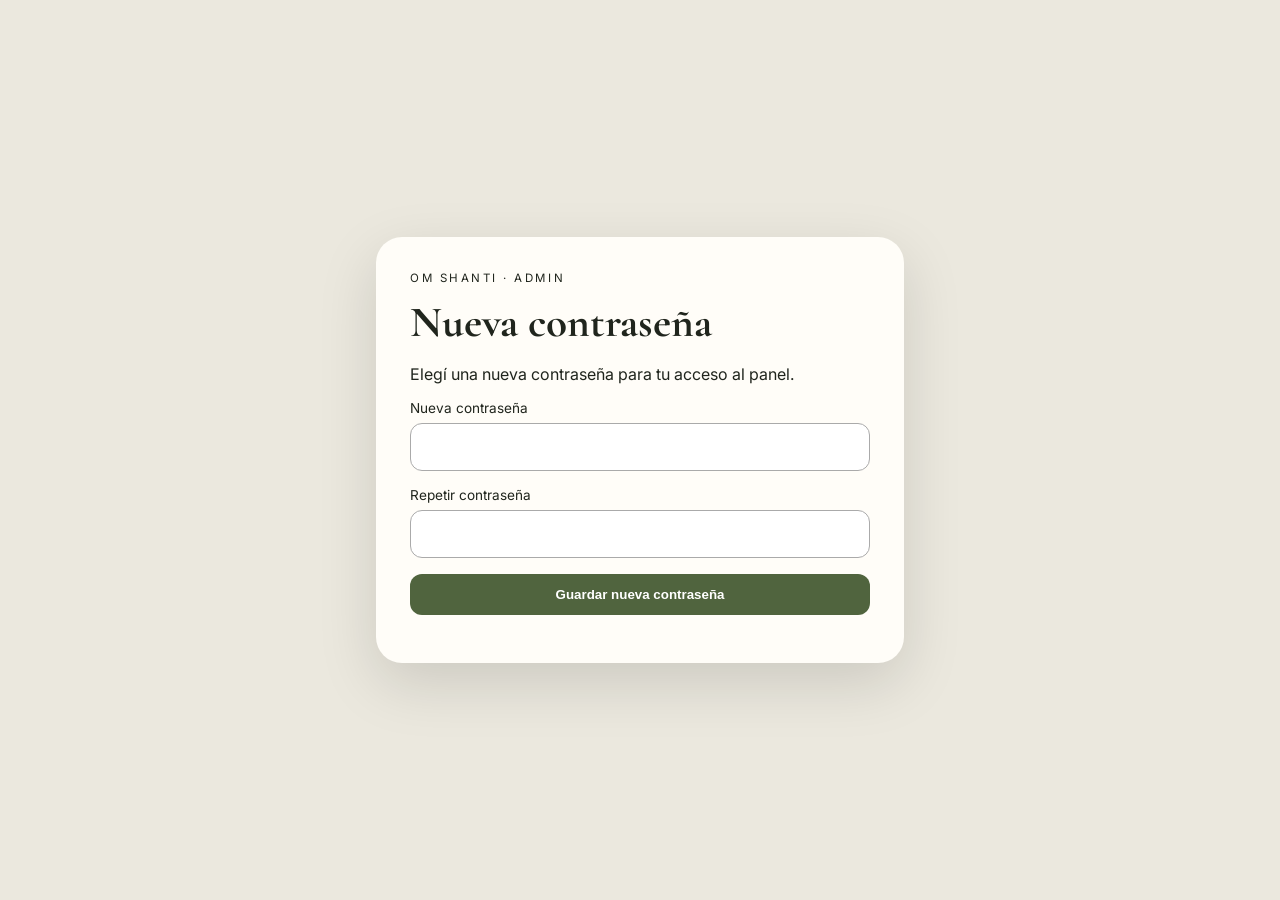
<file: admin-reset.html>
<!doctype html>
<html lang="es">
<head>
<meta charset="utf-8">
<meta name="viewport" content="width=device-width,initial-scale=1">
<title>Nueva contraseña · Om Shanti</title>
<link rel="preconnect" href="https://fonts.googleapis.com">
<link rel="preconnect" href="https://fonts.gstatic.com" crossorigin>
<link href="https://fonts.googleapis.com/css2?family=Cormorant+Garamond:wght@600;700&family=Inter:wght@400;500;600&display=swap" rel="stylesheet">
<style>body{margin:0;min-height:100vh;display:grid;place-items:center;background:#ebe8de;font-family:Inter,sans-serif;color:#20251d}.card{width:min(92vw,460px);background:#fffdf8;padding:34px;border-radius:26px;box-shadow:0 20px 60px #0002}.eyebrow{letter-spacing:.22em;font-size:.72rem}.card h1{font-family:'Cormorant Garamond',serif;font-size:2.7rem;margin:.25em 0}.field{margin:16px 0}.field label{display:block;margin-bottom:7px;font-size:.85rem}.field input{width:100%;box-sizing:border-box;padding:13px 14px;border:1px solid #aaa;border-radius:12px;font:inherit}.btn{width:100%;padding:13px;border:0;border-radius:12px;background:#50643e;color:#fff;font-weight:600;cursor:pointer}.msg{margin-top:14px;line-height:1.45}.ok{color:#305b2f}.error{color:#9d302c}</style>
</head>
<body><main class="card"><div class="eyebrow">OM SHANTI · ADMIN</div><h1>Nueva contraseña</h1><p>Elegí una nueva contraseña para tu acceso al panel.</p><div class="field"><label>Nueva contraseña</label><input id="p1" type="password" autocomplete="new-password" minlength="8"></div><div class="field"><label>Repetir contraseña</label><input id="p2" type="password" autocomplete="new-password" minlength="8"></div><button class="btn" id="save">Guardar nueva contraseña</button><div id="msg" class="msg"></div></main>
<script>
const SUPABASE_URL='https://gptevruejeluzmnrfkks.supabase.co';
const SUPABASE_KEY='sb_publishable_msDkHKMUawuS-S6uqn5FbA_vsoaK3mJ';
function accessToken(){const h=new URLSearchParams(location.hash.replace(/^#/,''));return h.get('access_token')}
document.getElementById('save').onclick=async()=>{const msg=document.getElementById('msg'),a=document.getElementById('p1').value,b=document.getElementById('p2').value,t=accessToken();msg.textContent='';msg.className='msg';if(!t){msg.textContent='El enlace de recuperación no es válido o ya venció. Pedí uno nuevo desde el panel.';msg.classList.add('error');return}if(a.length<8){msg.textContent='Usá una contraseña de al menos 8 caracteres.';msg.classList.add('error');return}if(a!==b){msg.textContent='Las contraseñas no coinciden.';msg.classList.add('error');return}const r=await fetch(`${SUPABASE_URL}/auth/v1/user`,{method:'PUT',headers:{apikey:SUPABASE_KEY,Authorization:`Bearer ${t}`,'Content-Type':'application/json'},body:JSON.stringify({password:a})});const j=await r.json().catch(()=>({}));if(!r.ok){msg.textContent=j.message||'No se pudo actualizar la contraseña.';msg.classList.add('error');return}msg.innerHTML='Contraseña actualizada ✓<br>Ya podés volver al panel e iniciar sesión.';msg.classList.add('ok')};
</script></body></html>
</file>
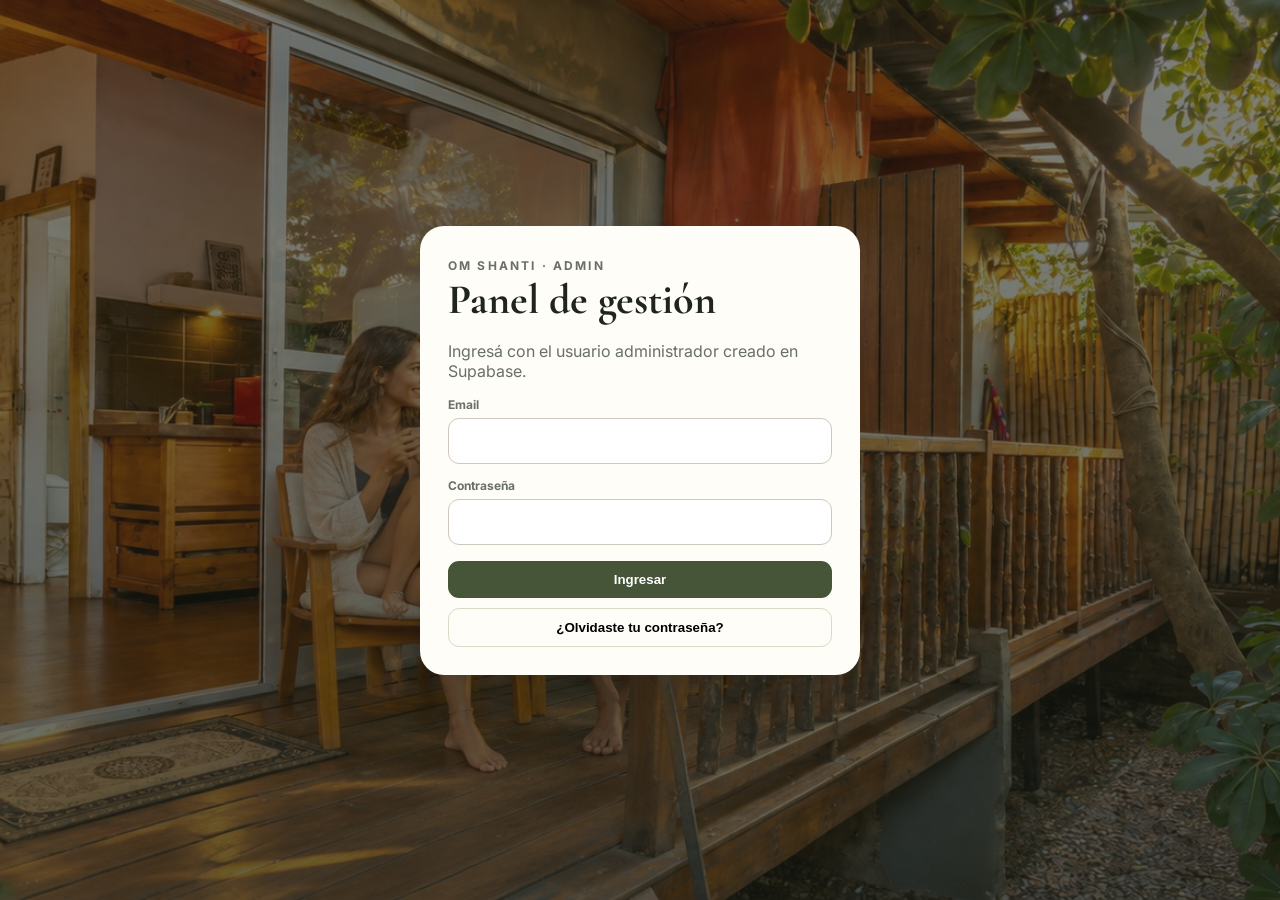
<file: admin.html>
<!doctype html><html lang="es"><head><meta charset="utf-8"><meta name="viewport" content="width=device-width,initial-scale=1">
<meta name="color-scheme" content="light only">
<meta name="supported-color-schemes" content="light"><title>Panel Om Shanti V6.1.1</title><link rel="preconnect" href="https://fonts.googleapis.com"><link rel="preconnect" href="https://fonts.gstatic.com" crossorigin><link href="https://fonts.googleapis.com/css2?family=Cormorant+Garamond:wght@500;600;700&family=Inter:wght@400;500;600;700&display=swap" rel="stylesheet"><link rel="stylesheet" href="admin.css?v=20261008-1840">
<style id="force-light-admin">
  :root, html, body { color-scheme: light only !important; }
  html, body { background:#f6f1e7 !important; color:#20251c !important; }
  .topbar, .card, .panel, .modal-card, .login-card { background:#fffdf8 !important; color:#20251c !important; }
  .main { background:#f6f1e7 !important; color:#20251c !important; }
  .day { background:#f4f1e8 !important; color:#20251c !important; }
  .day.confirmed { background:#9fc68f !important; color:#173019 !important; border:1px solid #7eaa70 !important; }
  .day.pending { background:#f0c75e !important; color:#4a3500 !important; border:1px solid #d7aa36 !important; }
  .day.blocked { background:#aeb4b8 !important; color:#252a2d !important; border:1px solid #92999e !important; }
  .field input, .field select, .field textarea { background:#fff !important; color:#20251c !important; }
</style>

<style id="stay-discounts-layout">
  /* Diseño exclusivo de descuentos: no altera otros formularios del panel. */
  #descuentos .sd-form { display:grid; grid-template-columns:repeat(2,minmax(0,1fr)); gap:18px 22px; margin-top:18px; padding:24px; border:1px solid #ded7c6; border-radius:18px; background:#f7f4ec; }
  #descuentos .sd-field { display:flex; flex-direction:column; gap:8px; min-width:0; }
  #descuentos .sd-field label { display:block; font-size:13px; font-weight:600; color:#343d2d; }
  #descuentos .sd-field input { display:block; box-sizing:border-box; width:100%; min-width:0; height:45px; padding:10px 12px; border:1px solid #d7cfbd; border-radius:10px; background:#fffdf8; color:#20251c; font:inherit; }
  #descuentos .sd-field input:focus { outline:2px solid #758466; outline-offset:1px; }
  #descuentos .sd-wide { grid-column:1 / -1; }
  #descuentos .sd-check { display:flex; align-items:center; gap:10px; width:max-content; max-width:100%; font-size:14px; font-weight:500; cursor:pointer; }
  #descuentos .sd-check input { width:17px; height:17px; margin:0; accent-color:#435536; }
  #descuentos .sd-actions { display:flex; align-items:center; gap:10px; flex-wrap:wrap; padding-top:4px; }
  #descuentos .sd-actions .btn { min-height:42px; }
  #descuentos #sdMsg { flex-basis:100%; }
  @media (max-width:650px) { #descuentos .sd-form { grid-template-columns:minmax(0,1fr); padding:16px; gap:16px; } #descuentos .sd-wide { grid-column:1; } #descuentos .sd-actions .btn { flex:1 1 120px; } }
</style>
</head><body>
<div id="loginScreen" class="login-screen">
  <div class="login-card">
    <span class="eyebrow">OM SHANTI · ADMIN</span>
    <h1>Panel de gestión</h1>
    <p class="muted">Ingresá con el usuario administrador creado en Supabase.</p>
    <div class="field"><label>Email</label><input id="loginEmail" name="email" type="email" autocomplete="username"></div>
    <div class="field"><label>Contraseña</label><input id="loginPassword" name="password" type="password" autocomplete="current-password"></div>
    <button class="btn primary" id="loginBtn">Ingresar</button>
    <button class="btn ghost" id="forgotPasswordBtn" type="button" style="width:100%;margin-top:10px">¿Olvidaste tu contraseña?</button>
    <div id="loginMsg"></div>
  </div>
</div>

<div id="app" class="hidden">
<header class="topbar"><div class="brand">OM SHANTI<small>PANEL DE GESTIÓN · V6.1.3</small></div><div><span id="refreshStatus" class="small" style="margin-right:14px">Actualización automática activa</span><span id="adminEmail" class="small"></span> <button id="logoutBtn">Cerrar sesión</button></div></header>
<div class="layout">
<aside class="sidebar"><h3>Gestión</h3>
<button class="sidebtn active" data-section="resumen">Resumen</button>
<button class="sidebtn" data-section="reservas">Reservas</button>
<button class="sidebtn" data-section="calendario">Calendario</button>
<button class="sidebtn" data-section="bloqueos">Bloqueos</button>
<button class="sidebtn" data-section="tarifas">Tarifas</button>
<button class="sidebtn" data-section="descuentos">Descuentos</button>
</aside>

<main class="main">
<section id="resumen" class="section active">
<div class="title"><span class="eyebrow">SUPABASE EN VIVO</span><h1>Resumen</h1><p class="muted">Datos reales del proyecto Om Shanti Reservas.</p></div>
<div class="stats"><div class="card stat"><span class="small">Pendientes</span><strong id="stPending">0</strong></div><div class="card stat"><span class="small">Confirmadas</span><strong id="stConfirmed">0</strong></div><div class="card stat"><span class="small">Próximas</span><strong id="stFuture">0</strong></div><div class="card stat"><span class="small">Valor confirmado</span><strong id="stRevenue">$0</strong></div></div>
<div class="grid2"><div class="card panel"><h2>Próximas reservas</h2><div id="nextBookings"></div></div><div class="card panel"><h2>Últimos movimientos</h2><div id="activity"></div></div></div>
</section>

<section id="reservas" class="section">
<div class="topline"><div class="title"><span class="eyebrow">GESTIÓN REAL</span><h1>Reservas</h1></div><div class="field" style="min-width:210px"><label>Filtrar estado</label><select id="statusFilter"><option value="all">Todas</option><option value="pending">Pendientes</option><option value="confirmed">Confirmadas</option><option value="rejected">Rechazadas</option><option value="cancelled">Canceladas</option><option value="completed">Finalizadas</option></select></div></div>
<div class="card table-card"><table class="table"><thead><tr><th>Huésped</th><th>Cabaña</th><th>Fechas</th><th>Total</th><th>Seña</th><th>Estado</th><th></th></tr></thead><tbody id="rows"></tbody></table></div>
</section>

<section id="calendario" class="section">
<div class="title"><span class="eyebrow">DISPONIBILIDAD</span><h1>Calendario</h1></div>
<div class="card panel"><div class="topline"><div class="field" style="min-width:180px"><label>Cabaña</label><select id="calUnit"><option value="rustic">Rustic</option><option value="zen">Zen</option><option value="both">Ambas</option></select></div><div class="actions"><button class="btn ghost" id="prevMonth">←</button><button class="btn secondary" id="todayBtn">Hoy</button><button class="btn ghost" id="nextMonth">→</button></div></div><h2 id="calTitle"></h2><div id="calendar" class="calendar"></div><div class="legend"><span class="l1">Confirmada</span><span class="l2">Pendiente vigente</span><span class="l3">Bloqueo manual</span></div></div>
</section>

<section id="bloqueos" class="section">
<div class="title"><span class="eyebrow">CONTROL DE DISPONIBILIDAD</span><h1>Bloqueos</h1></div>
<div class="card panel" style="margin-bottom:18px"><div class="topline"><div><h2 style="margin-bottom:4px">Airbnb</h2><p class="muted" style="margin:0">Importá las fechas ocupadas/bloqueadas de Airbnb sin tocar los bloqueos manuales.</p></div><div style="display:flex;gap:8px;flex-wrap:wrap"><button class="btn secondary" id="syncAirbnbRustic">Sincronizar Rustic</button><button class="btn secondary" id="syncAirbnbZen">Sincronizar Zen</button></div></div><div id="airbnbSyncMsg" class="small" style="margin-top:10px"></div></div>
<div class="grid2"><div class="card panel"><h2>Crear bloqueo manual</h2><div class="field"><label>Cabaña</label><select id="blockUnit"><option value="rustic">Rustic</option><option value="zen">Zen</option></select></div><br><div class="grid2"><div class="field"><label>Desde</label><input type="date" id="blockIn"></div><div class="field"><label>Hasta</label><input type="date" id="blockOut"></div></div><br><div class="field"><label>Motivo</label><input id="blockReason" placeholder="Mantenimiento / uso personal / reserva externa"></div><button class="btn primary" id="addBlock" style="margin-top:14px">Bloquear</button><div id="blockMsg"></div></div><div class="card panel"><h2>Bloqueos activos</h2><div id="blockList"></div></div></div>
</section>

<section id="tarifas" class="section">
<div class="title"><span class="eyebrow">CONFIGURACIÓN</span><h1>Tarifas</h1><p class="muted">La tarifa general funciona como respaldo. Las tarifas temporales reemplazan esos valores únicamente dentro del período indicado.</p></div>

<div class="card panel rate-section">
  <div class="rate-section-head">
    <div><span class="eyebrow">BASE PERMANENTE</span><h2>Tarifa general</h2><p class="muted">Se aplica automáticamente a cualquier fecha que no tenga una tarifa temporal.</p></div>
  </div>
  <div class="grid2">
    <div class="field"><label>Lunes a jueves · por noche · 1 o 2 huéspedes</label><input type="number" id="rWeek" min="0"></div>
    <div class="field"><label>Fin de semana · paquete 2 noches</label><input type="number" id="rWeekend" min="0"></div>
    <div class="field"><label>Huésped adicional · por persona y noche</label><input type="number" id="rExtra" min="0"></div>
    <div class="field"><label>Seña · porcentaje</label><input type="number" id="rDeposit" min="0" max="100"></div>
    <div class="field"><label>Late checkout Lun-Jue</label><input type="number" id="rLateWeek" min="0"></div>
    <div class="field"><label>Late checkout Vie-Dom</label><input type="number" id="rLateWeekend" min="0"></div>
  </div>
  <button class="btn primary" id="saveRates" style="margin-top:16px">Guardar tarifa general</button><span id="rateMsg" class="small"></span>
</div>

<div class="card panel rate-section">
  <div class="rate-section-head">
    <div><span class="eyebrow">EXCEPCIONES POR FECHA</span><h2>Tarifas temporales</h2><p class="muted">Podés crear todos los períodos que necesites. No se permiten períodos superpuestos.</p></div>
    <button class="btn secondary" id="newRatePeriod" type="button">+ Nuevo período</button>
  </div>

  <div id="ratePeriodForm" class="rate-period-form hidden">
    <div class="grid2">
      <div class="field"><label>Nombre del período</label><input id="rpLabel" placeholder="Ej.: Noviembre 2026"></div>
      <div></div>
      <div class="field"><label>Desde</label><input type="date" id="rpStart"></div>
      <div class="field"><label>Hasta</label><input type="date" id="rpEnd"></div>
      <div class="field"><label>Lunes a jueves · por noche</label><input type="number" id="rpWeek" min="0"></div>
      <div class="field"><label>Fin de semana · paquete 2 noches</label><input type="number" id="rpWeekend" min="0"></div>
      <div class="field"><label>Huésped adicional · por persona y noche</label><input type="number" id="rpExtra" min="0"></div>
      <div class="field"><label>Seña · porcentaje</label><input type="number" id="rpDeposit" min="0" max="100" value="50"></div>
      <div class="field"><label>Estadía mínima · noches</label><input type="number" id="rpMinNights" min="1" max="30" value="1"></div>
      <div class="field"><label>Late checkout Lun-Jue</label><input type="number" id="rpLateWeek" min="0"></div>
      <div class="field"><label>Late checkout Vie-Dom</label><input type="number" id="rpLateWeekend" min="0"></div>
    </div>
    <div class="actions" style="margin-top:16px">
      <button class="btn primary" id="saveRatePeriod" type="button">Guardar período</button>
      <button class="btn ghost" id="cancelRatePeriod" type="button">Cancelar</button>
      <span id="ratePeriodMsg" class="small"></span>
    </div>
  </div>

  <div id="ratePeriodList" class="rate-period-list"></div>
</div>
</section>
<section id="descuentos" class="section">
<div class="title"><span class="eyebrow">CONFIGURACIÓN</span><h1>Descuentos por estadía</h1><p class="muted">Se aplica automáticamente el mayor descuento válido. Todas las noches deben estar dentro del período.</p></div>
<div class="card panel"><h2>Crear o editar promoción</h2>
<div class="sd-form">
  <div class="sd-field sd-wide"><label for="sdLabel">Nombre interno</label><input id="sdLabel" type="text" maxlength="100" placeholder="Ej.: Verano"></div>
  <div class="sd-field"><label for="sdNights">Noches mínimas</label><input id="sdNights" type="number" min="1" max="365" value="5"></div>
  <div class="sd-field"><label for="sdPercent">Descuento (%)</label><input id="sdPercent" type="number" min="0.01" max="99.99" step="0.01" value="10"></div>
  <div class="sd-field"><label for="sdStart">Desde</label><input id="sdStart" type="date"></div>
  <div class="sd-field"><label for="sdEnd">Hasta</label><input id="sdEnd" type="date"></div>
  <div class="sd-wide"><label class="sd-check" for="sdActive"><input id="sdActive" type="checkbox" checked>Promoción activa</label></div>
  <div class="sd-actions sd-wide"><button id="sdSave" class="btn primary" type="button">Guardar promoción</button><button id="sdCancel" class="btn secondary" type="button">Limpiar</button><span id="sdMsg" class="small" aria-live="polite"></span></div>
</div></div><div class="card panel"><h2>Promociones configuradas</h2><div id="sdList" class="rate-period-list"></div></div>
</section>
</main>
</div>
</div>

<div class="modal" id="bookingModal"><div class="modal-card"><div class="topline"><div><span class="eyebrow">RESERVA</span><h2 id="mTitle"></h2></div><button class="btn ghost" id="closeModal">✕</button></div><div id="mBody"></div></div></div>
<script src="admin.js?v=20261028-descuentos1"></script></body></html>
</file>
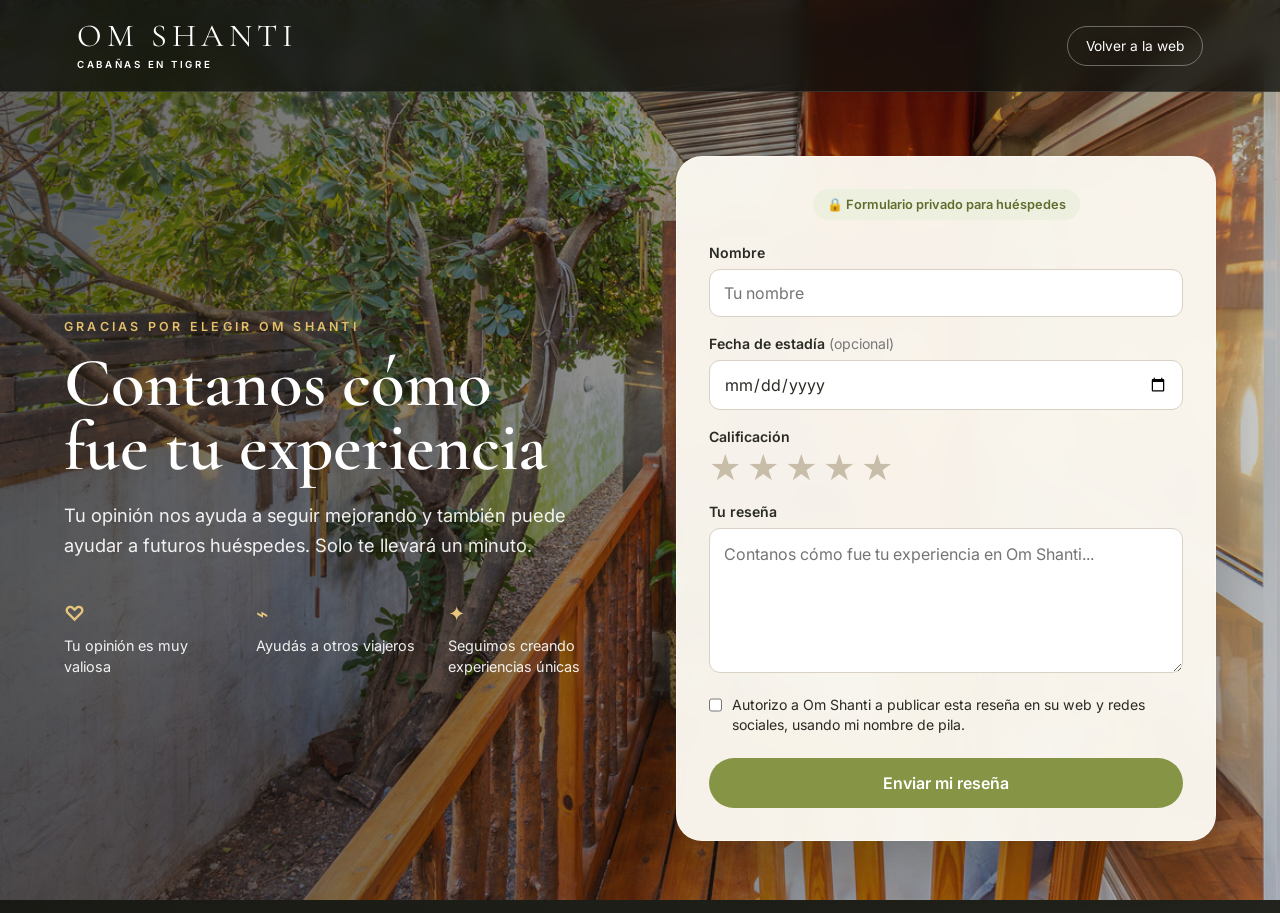
<file: resena.html>
<!doctype html>
<html lang="es">
<head>
  <meta charset="utf-8">
  <meta name="viewport" content="width=device-width, initial-scale=1">
  <meta name="robots" content="noindex,nofollow">
  <title>Dejá tu reseña | Om Shanti Cabañas en Tigre</title>
  <meta name="description" content="Formulario privado para huéspedes de Om Shanti Cabañas en Tigre.">
  <link rel="preconnect" href="https://fonts.googleapis.com">
  <link rel="preconnect" href="https://fonts.gstatic.com" crossorigin>
  <link href="https://fonts.googleapis.com/css2?family=Cormorant+Garamond:wght@500;600;700&family=Inter:wght@400;500;600&display=swap" rel="stylesheet">

  <!-- Google Analytics 4 -->
  <script async src="https://www.googletagmanager.com/gtag/js?id=G-0BV3BNHG4C"></script>
  <script>
    window.dataLayer = window.dataLayer || [];
    function gtag(){dataLayer.push(arguments);}
    gtag('js', new Date());
    gtag('config', 'G-0BV3BNHG4C');
  </script>

  <!-- Meta Pixel -->
  <script>
    !function(f,b,e,v,n,t,s)
    {if(f.fbq)return;n=f.fbq=function(){n.callMethod?
    n.callMethod.apply(n,arguments):n.queue.push(arguments)};
    if(!f._fbq)f._fbq=n;n.push=n;n.loaded=!0;n.version='2.0';
    n.queue=[];t=b.createElement(e);t.async=!0;t.src=v;
    s=b.getElementsByTagName(e)[0];s.parentNode.insertBefore(t,s)}
    (window, document,'script','https://connect.facebook.net/en_US/fbevents.js');
    fbq('init', '1818328219537401');
    fbq('track', 'PageView');
  </script>

  <style>
    :root{
      --olive:#869545;
      --olive-dark:#677332;
      --ink:#2a2a24;
      --cream:#f4efe5;
      --paper:#fbf8f1;
      --gold:#c99732;
      --line:#d9d1c3;
      --shadow:0 24px 70px rgba(28,25,18,.28);
    }
    *{box-sizing:border-box}
    html{scroll-behavior:smooth}
    body{
      margin:0;
      font-family:Inter,system-ui,-apple-system,Segoe UI,sans-serif;
      color:var(--ink);
      min-height:100vh;
      background:#26271f;
    }
    .page{
      min-height:100vh;
      background:
        linear-gradient(90deg,rgba(18,19,15,.66) 0%,rgba(18,19,15,.45) 46%,rgba(18,19,15,.20) 100%),
        url('assets/deck1.jpg') center/cover fixed;
    }
    .topbar{
      height:92px;
      display:flex;
      align-items:center;
      justify-content:space-between;
      padding:0 6vw;
      background:rgba(17,18,14,.80);
      border-bottom:1px solid rgba(255,255,255,.12);
      backdrop-filter:blur(10px);
    }
    .brand{
      color:#fff;
      text-decoration:none;
      font-family:"Cormorant Garamond",serif;
      font-size:2rem;
      letter-spacing:.16em;
      line-height:.9;
    }
    .brand small{
      display:block;
      margin-top:10px;
      font-family:Inter,sans-serif;
      font-size:.61rem;
      letter-spacing:.28em;
      font-weight:600;
    }
    .home-link{
      color:#fff;
      text-decoration:none;
      border:1px solid rgba(255,255,255,.35);
      border-radius:999px;
      padding:11px 18px;
      font-size:.86rem;
      transition:.2s ease;
    }
    .home-link:hover{background:rgba(255,255,255,.10)}

    .wrap{
      width:min(1180px,90vw);
      margin:0 auto;
      padding:64px 0 72px;
      display:grid;
      grid-template-columns:1fr minmax(420px,540px);
      gap:56px;
      align-items:center;
    }
    .intro{color:#fff;max-width:590px}
    .eyebrow{
      margin:0 0 18px;
      color:#e4bf69;
      font-size:.78rem;
      font-weight:600;
      letter-spacing:.26em;
      text-transform:uppercase;
    }
    h1{
      margin:0 0 22px;
      font-family:"Cormorant Garamond",serif;
      font-size:clamp(3.4rem,5.4vw,5.8rem);
      line-height:.92;
      font-weight:600;
      text-wrap:balance;
    }
    .lead{
      margin:0;
      max-width:540px;
      font-size:1.15rem;
      line-height:1.62;
      color:rgba(255,255,255,.92);
    }
    .benefits{
      display:grid;
      grid-template-columns:repeat(3,1fr);
      gap:20px;
      margin-top:38px;
      font-size:.9rem;
      color:rgba(255,255,255,.92);
    }
    .benefits span{display:block;line-height:1.45}
    .benefits b{display:block;color:#e7c67c;font-size:1.3rem;margin-bottom:7px}

    .card{
      background:rgba(251,248,241,.97);
      border:1px solid rgba(255,255,255,.45);
      border-radius:26px;
      padding:32px;
      box-shadow:var(--shadow);
      backdrop-filter:blur(12px);
    }
    .private-badge{
      width:max-content;
      max-width:100%;
      margin:0 auto 24px;
      border-radius:999px;
      padding:8px 14px;
      background:#eef0df;
      color:#5f6d2e;
      font-size:.8rem;
      font-weight:600;
    }
    .field{margin-bottom:18px}
    label,.label{
      display:block;
      margin-bottom:8px;
      font-size:.88rem;
      font-weight:600;
    }
    input,textarea{
      width:100%;
      border:1px solid var(--line);
      border-radius:11px;
      background:#fff;
      color:var(--ink);
      font:inherit;
      padding:13px 14px;
      outline:none;
      transition:border .2s,box-shadow .2s;
    }
    input:focus,textarea:focus{
      border-color:#9aaa56;
      box-shadow:0 0 0 3px rgba(134,149,69,.13);
    }
    textarea{min-height:145px;resize:vertical;line-height:1.5}
    .stars{
      display:flex;
      flex-direction:row-reverse;
      justify-content:flex-end;
      gap:5px;
    }
    .stars input{position:absolute;opacity:0;pointer-events:none}
    .stars label{
      cursor:pointer;
      margin:0;
      font-size:2rem;
      line-height:1;
      color:#c7bda9;
      transition:.15s ease;
    }
    .stars label:hover,
    .stars label:hover ~ label,
    .stars input:checked ~ label{color:var(--gold)}
    .consent{
      display:flex;
      align-items:flex-start;
      gap:10px;
      margin:8px 0 22px;
      font-size:.82rem;
      line-height:1.45;
    }
    .consent input{width:18px;height:18px;margin:1px 0 0;accent-color:var(--olive)}
    .consent label{margin:0;font-weight:400}
    .submit{
      width:100%;
      border:0;
      border-radius:999px;
      padding:15px 22px;
      background:var(--olive);
      color:#fff;
      font:600 1rem Inter,sans-serif;
      cursor:pointer;
      transition:.2s ease;
    }
    .submit:hover{background:var(--olive-dark);transform:translateY(-1px)}
    .submit:disabled{opacity:.65;cursor:wait;transform:none}
    .status{
      display:none;
      margin-top:18px;
      padding:14px 16px;
      border-radius:12px;
      font-size:.88rem;
      line-height:1.45;
    }
    .status.ok{display:block;background:#edf2df;color:#4c5b27}
    .status.error{display:block;background:#f7e7e4;color:#8a3f34}
    .success-panel{display:none;text-align:center;padding:20px 6px 8px}
    .success-panel.show{display:block}
    .success-panel .leaf{font-size:2.4rem;margin-bottom:10px}
    .success-panel h2{
      margin:0 0 10px;
      font:600 2rem "Cormorant Garamond",serif;
    }
    .success-panel p{margin:0 0 18px;line-height:1.55;color:#5b5a52}
    .back-home{
      display:inline-block;
      color:#5f6d2e;
      text-decoration:none;
      font-weight:600;
    }
    .honeypot{position:absolute;left:-9999px;opacity:0;height:0;overflow:hidden}

    @media(max-width:900px){
      .page{background-attachment:scroll}
      .topbar{height:86px;padding:0 6vw}
      .home-link{display:none}
      .wrap{
        width:min(680px,88vw);
        grid-template-columns:1fr;
        gap:28px;
        padding:38px 0 48px;
      }
      .intro{max-width:100%}
      h1{font-size:clamp(3.1rem,11vw,4.8rem);max-width:10ch}
      .lead{font-size:1rem;line-height:1.5}
      .benefits{display:none}
      .card{padding:24px;border-radius:22px}
    }
    @media(max-width:520px){
      .brand{font-size:1.7rem}
      .brand small{font-size:.55rem}
      .wrap{width:90vw;padding-top:30px}
      h1{font-size:3.3rem}
      .card{padding:20px 17px}
      .private-badge{font-size:.73rem}
      .stars label{font-size:2.15rem}
    }
  </style>
</head>
<body>
<div class="page">
  <header class="topbar">
    <a class="brand" href="https://cabanasomshanti.com/">OM SHANTI<small>CABAÑAS EN TIGRE</small></a>
    <a class="home-link" href="https://cabanasomshanti.com/">Volver a la web</a>
  </header>

  <main class="wrap">
    <section class="intro">
      <p class="eyebrow">Gracias por elegir Om Shanti</p>
      <h1 id="headline">Contanos cómo fue tu experiencia</h1>
      <p class="lead">Tu opinión nos ayuda a seguir mejorando y también puede ayudar a futuros huéspedes. Solo te llevará un minuto.</p>
      <div class="benefits" aria-hidden="true">
        <span><b>♡</b>Tu opinión es muy valiosa</span>
        <span><b>⌁</b>Ayudás a otros viajeros</span>
        <span><b>✦</b>Seguimos creando experiencias únicas</span>
      </div>
    </section>

    <section class="card" aria-label="Formulario de reseña">
      <div id="formArea">
        <div class="private-badge">🔒 Formulario privado para huéspedes</div>

        <form id="reviewForm" action="https://formspree.io/f/xppwpwjn" method="POST">
          <div class="field">
            <label for="name">Nombre</label>
            <input id="name" name="nombre" type="text" autocomplete="name" placeholder="Tu nombre" required>
          </div>

          <div class="field">
            <label for="stayDate">Fecha de estadía <span style="font-weight:400;color:#777">(opcional)</span></label>
            <input id="stayDate" name="fecha_estadia" type="date">
          </div>

          <div class="field">
            <span class="label">Calificación</span>
            <div class="stars" aria-label="Calificación de 1 a 5 estrellas">
              <input type="radio" id="star5" name="calificacion" value="5" required><label for="star5" title="5 estrellas">★</label>
              <input type="radio" id="star4" name="calificacion" value="4"><label for="star4" title="4 estrellas">★</label>
              <input type="radio" id="star3" name="calificacion" value="3"><label for="star3" title="3 estrellas">★</label>
              <input type="radio" id="star2" name="calificacion" value="2"><label for="star2" title="2 estrellas">★</label>
              <input type="radio" id="star1" name="calificacion" value="1"><label for="star1" title="1 estrella">★</label>
            </div>
          </div>

          <div class="field">
            <label for="review">Tu reseña</label>
            <textarea id="review" name="resena" placeholder="Contanos cómo fue tu experiencia en Om Shanti..." required maxlength="1800"></textarea>
          </div>

          <div class="consent">
            <input id="consent" name="autoriza_publicacion" type="checkbox" value="Sí">
            <label for="consent">Autorizo a Om Shanti a publicar esta reseña en su web y redes sociales, usando mi nombre de pila.</label>
          </div>

          <div class="honeypot" aria-hidden="true">
            <label>No completar <input type="text" name="_gotcha" tabindex="-1" autocomplete="off"></label>
          </div>

          <input type="hidden" name="origen" value="Formulario privado web Om Shanti">
          <input type="hidden" name="_subject" value="Nueva reseña de huésped - Om Shanti">

          <button class="submit" id="submitBtn" type="submit">Enviar mi reseña</button>
          <div id="status" class="status" role="status" aria-live="polite"></div>
        </form>
      </div>

      <div id="successPanel" class="success-panel" aria-live="polite">
        <div class="leaf">🌿</div>
        <h2>¡Gracias por compartir tu experiencia!</h2>
        <p>Tu reseña llegó correctamente. Gracias por habernos elegido y por tomarte un momento para escribirnos.</p>
        <a class="back-home" href="https://cabanasomshanti.com/">Volver a Om Shanti →</a>
      </div>
    </section>
  </main>
</div>

<script>
  (function(){
    const params = new URLSearchParams(window.location.search);
    const guestName = (params.get('nombre') || '').trim();
    const nameInput = document.getElementById('name');
    const headline = document.getElementById('headline');

    if (guestName) {
      nameInput.value = guestName;
      headline.textContent = guestName + ', contanos cómo fue tu experiencia';
    }

    if (typeof gtag === 'function') {
      gtag('event', 'review_form_view', {
        event_category: 'reviews',
        page_location: window.location.href
      });
    }
    if (typeof fbq === 'function') {
      fbq('trackCustom', 'ReviewFormView');
    }

    const form = document.getElementById('reviewForm');
    const submitBtn = document.getElementById('submitBtn');
    const status = document.getElementById('status');
    const formArea = document.getElementById('formArea');
    const successPanel = document.getElementById('successPanel');

    form.addEventListener('submit', async function(e){
      e.preventDefault();
      status.className = 'status';
      status.textContent = '';
      submitBtn.disabled = true;
      submitBtn.textContent = 'Enviando...';

      try {
        const response = await fetch(form.action, {
          method: 'POST',
          body: new FormData(form),
          headers: { 'Accept': 'application/json' }
        });

        if (!response.ok) throw new Error('No se pudo enviar');

        if (typeof gtag === 'function') {
          gtag('event', 'review_submit', {
            event_category: 'reviews',
            value: 1
          });
        }
        if (typeof fbq === 'function') {
          fbq('trackCustom', 'ReviewSubmit');
        }

        formArea.style.display = 'none';
        successPanel.classList.add('show');
        window.scrollTo({top:0, behavior:'smooth'});
      } catch (err) {
        status.className = 'status error';
        status.textContent = 'No pudimos enviar la reseña. Por favor, intentá nuevamente en unos segundos.';
        submitBtn.disabled = false;
        submitBtn.textContent = 'Enviar mi reseña';
      }
    });
  })();
</script>
</body>
</html>
</file>
<file: admin.css>
:root,html,body{color-scheme:light only!important}
html,body{background:#f6f1e7!important;color:#20251c!important}
html{
  color-scheme: only light;
}
:root{--bg:#f6f1e7;--paper:#fffdf8;--ink:#20251c;--muted:#697064;--olive:#465437;--olive2:#657452;--line:#ded8c8;--gold:#b9904c;--danger:#9b403d;--ok:#4d714e;--warning:#8b6820;--shadow:0 18px 50px rgba(35,40,27,.10)}
*{box-sizing:border-box}body{margin:0;background:var(--bg);color:var(--ink);font-family:Inter,system-ui,-apple-system,Segoe UI,sans-serif}h1,h2,h3{font-family:"Cormorant Garamond",Georgia,serif}.topbar{height:72px;background:#fffdf8;border-bottom:1px solid var(--line);display:flex;align-items:center;justify-content:space-between;padding:0 24px;position:sticky;top:0;z-index:10}.brand{font-family:"Cormorant Garamond",serif;font-size:26px;font-weight:700}.brand small{display:block;font-family:Inter,sans-serif;font-size:9px;letter-spacing:.2em;color:var(--muted)}.topbar button{border:1px solid var(--line);background:transparent;border-radius:999px;padding:9px 13px;cursor:pointer}.layout{display:grid;grid-template-columns:230px 1fr;min-height:calc(100vh - 72px)}.sidebar{background:#1f2920;color:white;padding:24px;position:sticky;top:72px;height:calc(100vh - 72px)}.sidebar h3{font-size:28px;margin:0 0 22px}.sidebtn{display:block;width:100%;border:0;background:transparent;color:white;text-align:left;padding:12px 13px;border-radius:10px;margin:5px 0;cursor:pointer;font:inherit}.sidebtn.active{background:#596b4a}.main{padding:30px;min-width:0}.section{display:none}.section.active{display:block}.eyebrow{font-size:12px;letter-spacing:.18em;text-transform:uppercase;font-weight:700;color:var(--muted)}.title h1{font-size:48px;margin:0}.card{background:var(--paper);border:1px solid var(--line);border-radius:22px;box-shadow:var(--shadow)}.panel{padding:22px}.stats{display:grid;grid-template-columns:repeat(4,1fr);gap:14px;margin:18px 0}.stat{padding:18px}.stat strong{display:block;font-size:28px}.table-card{overflow:auto}.table{width:100%;border-collapse:collapse;min-width:1050px}.table th,.table td{padding:12px;border-bottom:1px solid #e9e4d8;text-align:left;font-size:14px;vertical-align:top}.badge{display:inline-block;padding:5px 9px;border-radius:999px;font-size:12px;font-weight:700}.pending{background:#fff0cb;color:#795f1c}.confirmed{background:#e3efe0;color:#416244}.rejected{background:#f7e0dd;color:#833f3a}.cancelled{background:#eee;color:#555}.completed{background:#dfe9ef;color:#36576a}.btn{border:0;border-radius:11px;padding:11px 14px;font-weight:700;cursor:pointer}.btn.primary{background:var(--olive);color:white}.btn.secondary{background:#edf0e8;color:var(--olive)}.btn.danger{background:#fff0ee;color:var(--danger);border:1px solid #e5c7c4}.btn.warning{background:#fff4d7;color:#745a1e;border:1px solid #e7d39c}.btn.ghost{background:transparent;border:1px solid var(--line)}.small{font-size:12px;color:var(--muted)}.muted{color:var(--muted)}.grid2{display:grid;grid-template-columns:1fr 1fr;gap:18px}.field label{display:block;font-size:12px;font-weight:700;color:var(--muted);margin-bottom:6px}.field input,.field select,.field textarea{width:100%;padding:12px;border:1px solid #cec9bc;border-radius:11px;background:#fff;font:inherit}.actions{display:flex;gap:8px;flex-wrap:wrap}.calendar{display:grid;grid-template-columns:repeat(7,1fr);gap:5px}.day{min-height:58px;padding:7px;border-radius:8px;background:#f4f1e8;font-size:12px}.day.head{min-height:auto;background:transparent;font-weight:800;text-align:center}.day.confirmed{background:#9fc68f;color:#173019;border:1px solid #7eaa70}.day.pending{background:#f0c75e;color:#4a3500;border:1px solid #d7aa36}.day.blocked{background:#aeb4b8;color:#252a2d;border:1px solid #92999e}.modal{position:fixed;inset:0;background:rgba(20,25,18,.56);display:none;align-items:center;justify-content:center;padding:20px;z-index:50}.modal.open{display:flex}.modal-card{background:var(--paper);border-radius:22px;max-width:760px;width:100%;max-height:90vh;overflow:auto;padding:24px}.detail-grid{display:grid;grid-template-columns:1fr 1fr;gap:10px}.detail{background:#f5f2e9;border-radius:12px;padding:12px}.detail span{display:block;font-size:11px;color:var(--muted);font-weight:700;text-transform:uppercase;letter-spacing:.08em}.login-screen{min-height:100vh;display:grid;place-items:center;background:linear-gradient(rgba(22,28,19,.55),rgba(22,28,19,.65)),url('assets/hero.jpg') center/cover}.login-card{width:min(440px,92vw);padding:28px;background:rgba(255,253,248,.98);border-radius:24px;box-shadow:var(--shadow)}.login-card h1{font-size:42px;margin:0 0 8px}.login-card .field{margin-top:14px}.login-card .btn{width:100%;margin-top:16px}.notice{padding:13px 15px;border-radius:12px;margin-top:14px;background:#f4ead4;color:#655333}.notice.error{background:#fae7e4;color:#793c39}.notice.ok{background:#e8f1e6;color:#3e5e40}.topline{display:flex;justify-content:space-between;align-items:center;gap:12px;flex-wrap:wrap}.legend{display:flex;gap:14px;flex-wrap:wrap;font-size:12px;margin-top:10px}.legend span:before{content:"";display:inline-block;width:11px;height:11px;border-radius:3px;margin-right:5px}.l1:before{background:#9fc68f;border:1px solid #7eaa70}.l2:before{background:#f0c75e;border:1px solid #d7aa36}.l3:before{background:#aeb4b8;border:1px solid #92999e}.history{border-left:2px solid #d9d2c0;padding-left:14px}.history-item{margin-bottom:12px}.history-item strong{display:block}.hidden{display:none!important}
@media(max-width:900px){.layout{grid-template-columns:1fr}.sidebar{position:static;height:auto;display:flex;overflow:auto;padding:10px}.sidebar h3{display:none}.sidebtn{white-space:nowrap;width:auto}.stats,.grid2{grid-template-columns:1fr 1fr}.main{padding:18px}.detail-grid{grid-template-columns:1fr}}
@media(max-width:560px){.stats,.grid2{grid-template-columns:1fr}.title h1{font-size:38px}.topbar{height:64px;padding:0 14px}.calendar{gap:3px}.day{min-height:48px;padding:5px}.day-note{display:none}}
.rate-section{margin-top:18px}.rate-section:first-of-type{margin-top:0}.rate-section-head{display:flex;align-items:flex-start;justify-content:space-between;gap:16px;flex-wrap:wrap;margin-bottom:18px}.rate-section-head h2{font-size:30px;margin:2px 0 4px}.rate-section-head p{margin:0}.rate-period-form{padding:18px;border:1px solid var(--line);border-radius:16px;background:#f8f5ed;margin:6px 0 18px}.rate-period-list{display:grid;gap:10px}.rate-period-item{display:grid;grid-template-columns:minmax(180px,1.2fr) minmax(190px,1fr) minmax(260px,1.8fr) auto;gap:14px;align-items:center;padding:14px 16px;border:1px solid #e4dece;border-radius:14px;background:#fff}.rate-period-item strong{display:block}.rate-period-dates{font-weight:700}.rate-period-values{font-size:12px;color:var(--muted);line-height:1.55}.rate-period-empty{padding:16px;border:1px dashed var(--line);border-radius:14px;color:var(--muted);background:#faf8f2}.rate-period-actions{display:flex;gap:7px;flex-wrap:wrap;justify-content:flex-end}
@media(max-width:900px){.rate-period-item{grid-template-columns:1fr 1fr}.rate-period-actions{justify-content:flex-start}}
@media(max-width:560px){.rate-period-item{grid-template-columns:1fr}.rate-section-head .btn{width:100%}}

/* ===== CALENDARIO · VISTA AMBAS CABAÑAS ===== */
.calendar-both .day-both{
  background:#f4f1e8!important;
  color:#20251c!important;
  border:1px solid #e2dccd;
  min-height:84px;
}
.dual-slots{
  display:grid;
  gap:4px;
  margin-top:5px;
}
.dual-slot{
  min-width:0;
  display:flex;
  align-items:center;
  gap:5px;
  padding:4px 6px;
  border-radius:6px;
  font-size:10px;
  line-height:1.15;
  font-weight:700;
  border:1px solid transparent;
}
.dual-code{
  flex:0 0 auto;
  font-weight:800;
}
.dual-text{
  overflow:hidden;
  text-overflow:ellipsis;
  white-space:nowrap;
}
.dual-slot.free{
  background:#fffdf8;
  color:#777b72;
  border-color:#ddd7ca;
}
.dual-slot.confirmed{
  background:#9fc68f;
  color:#173019;
  border-color:#7eaa70;
}
.dual-slot.pending{
  background:#f0c75e;
  color:#4a3500;
  border-color:#d7aa36;
}
.dual-slot.blocked{
  background:#aeb4b8;
  color:#252a2d;
  border-color:#92999e;
}

@media(max-width:560px){
  .calendar-both .day-both{
    min-height:72px;
    padding:4px;
  }
  .dual-slots{
    gap:3px;
    margin-top:4px;
  }
  .dual-slot{
    justify-content:center;
    min-height:20px;
    padding:3px 2px;
    border-radius:5px;
    font-size:10px;
  }
  .dual-text{
    display:none;
  }
}

/* Identidad visual por cabaña en vista "Ambas" */
.dual-slot.rustic{
  box-shadow:inset 4px 0 0 #8a5a3b;
}
.dual-slot.zen{
  box-shadow:inset 4px 0 0 #5c6f9b;
}
.dual-slot.rustic .dual-code{
  color:#6f432c;
}
.dual-slot.zen .dual-code{
  color:#40567f;
}
.dual-slot.rustic.confirmed .dual-code,
.dual-slot.rustic.pending .dual-code,
.dual-slot.rustic.blocked .dual-code,
.dual-slot.zen.confirmed .dual-code,
.dual-slot.zen.pending .dual-code,
.dual-slot.zen.blocked .dual-code{
  color:inherit;
}

@media(max-width:560px){
  .dual-slot{
    min-height:23px;
    display:flex!important;
    opacity:1!important;
    visibility:visible!important;
  }
  .dual-code{
    display:inline-block!important;
    font-size:11px;
    line-height:1;
  }
  .dual-slot.rustic{
    box-shadow:inset 3px 0 0 #8a5a3b;
  }
  .dual-slot.zen{
    box-shadow:inset 3px 0 0 #5c6f9b;
  }
}
</file>
